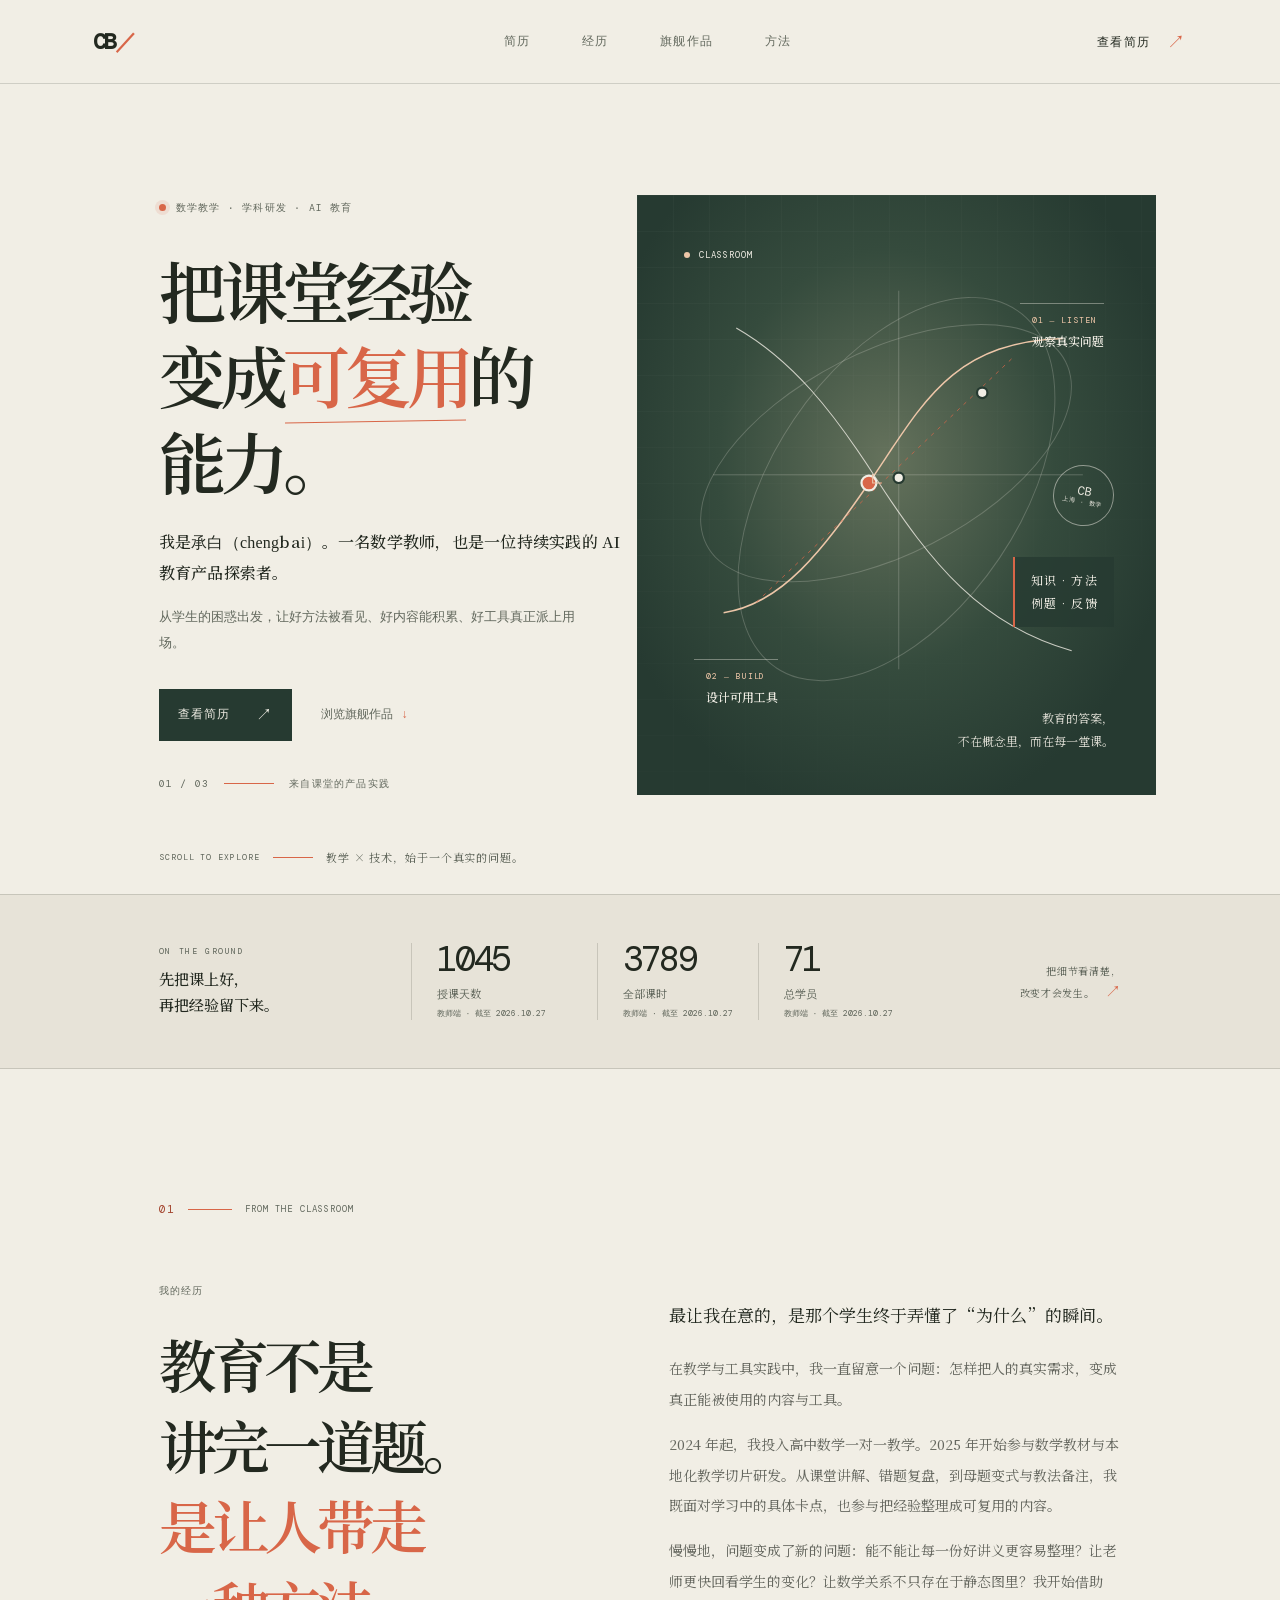
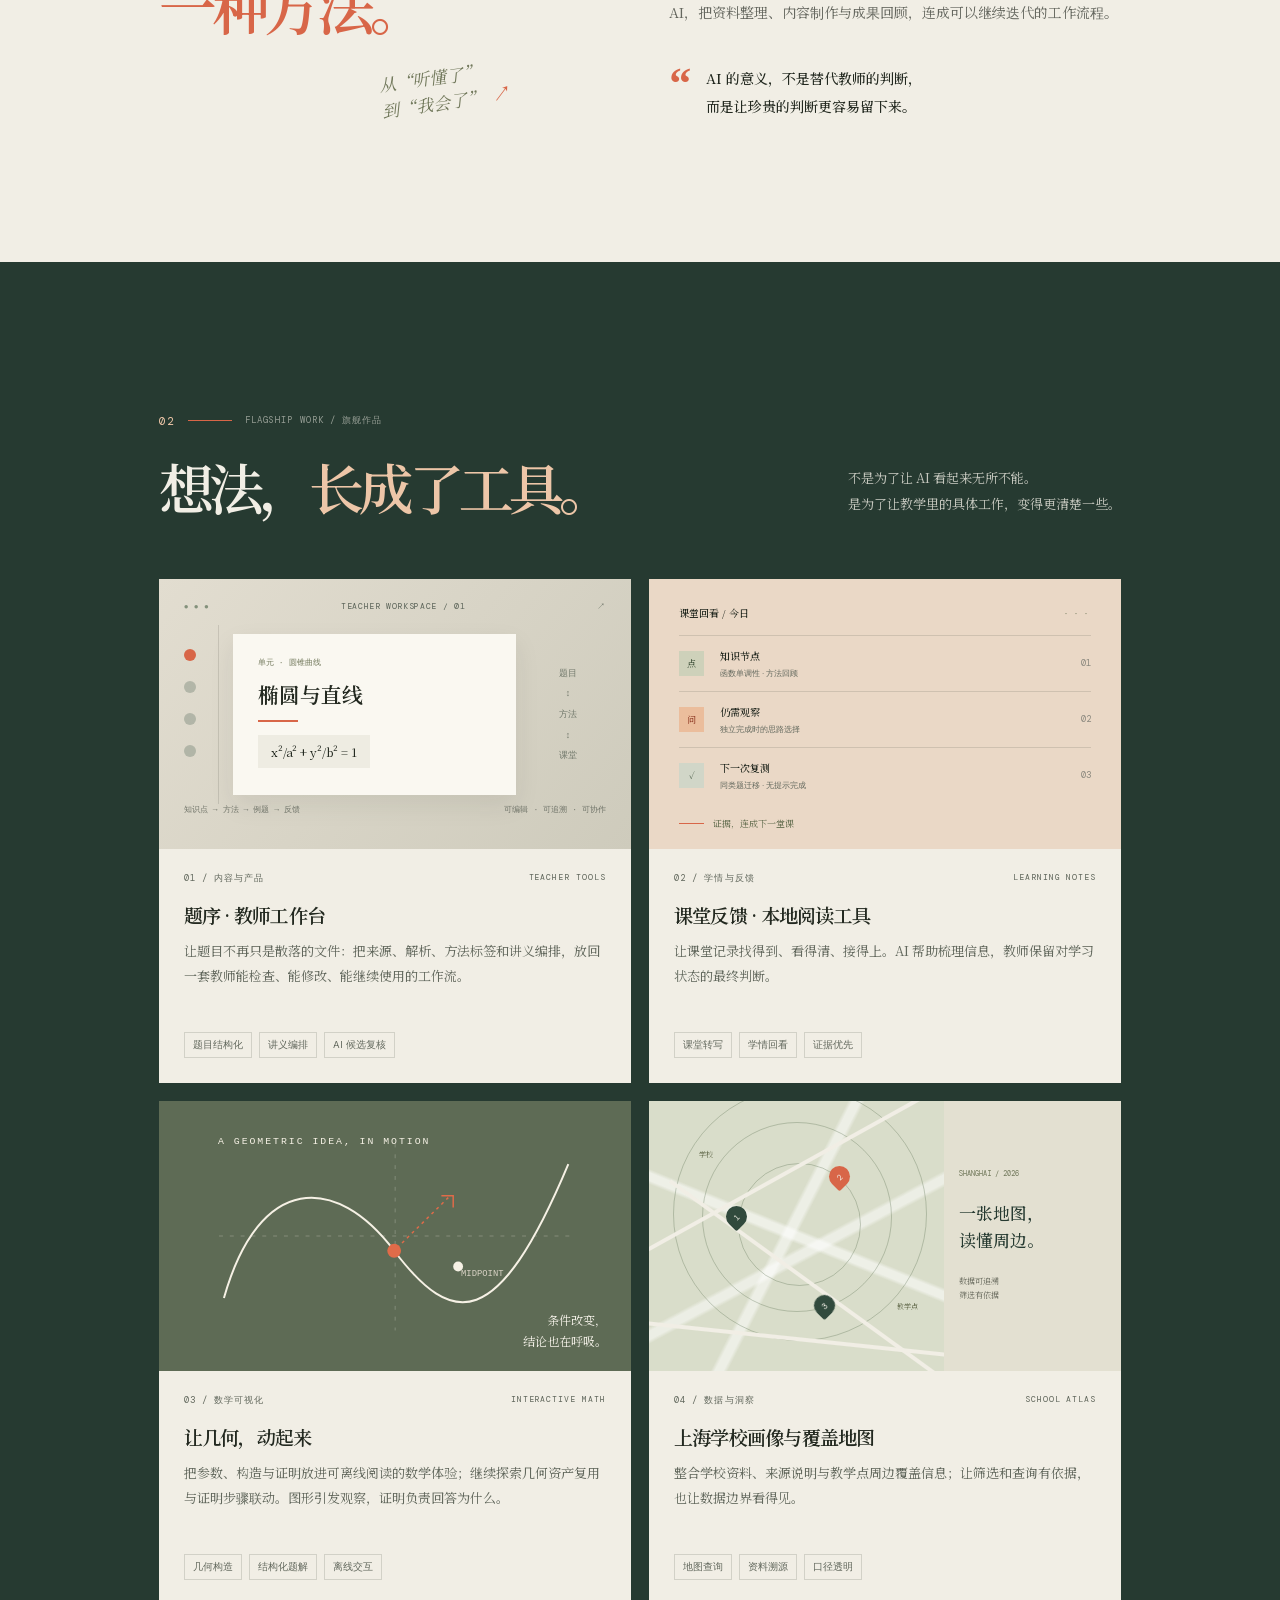
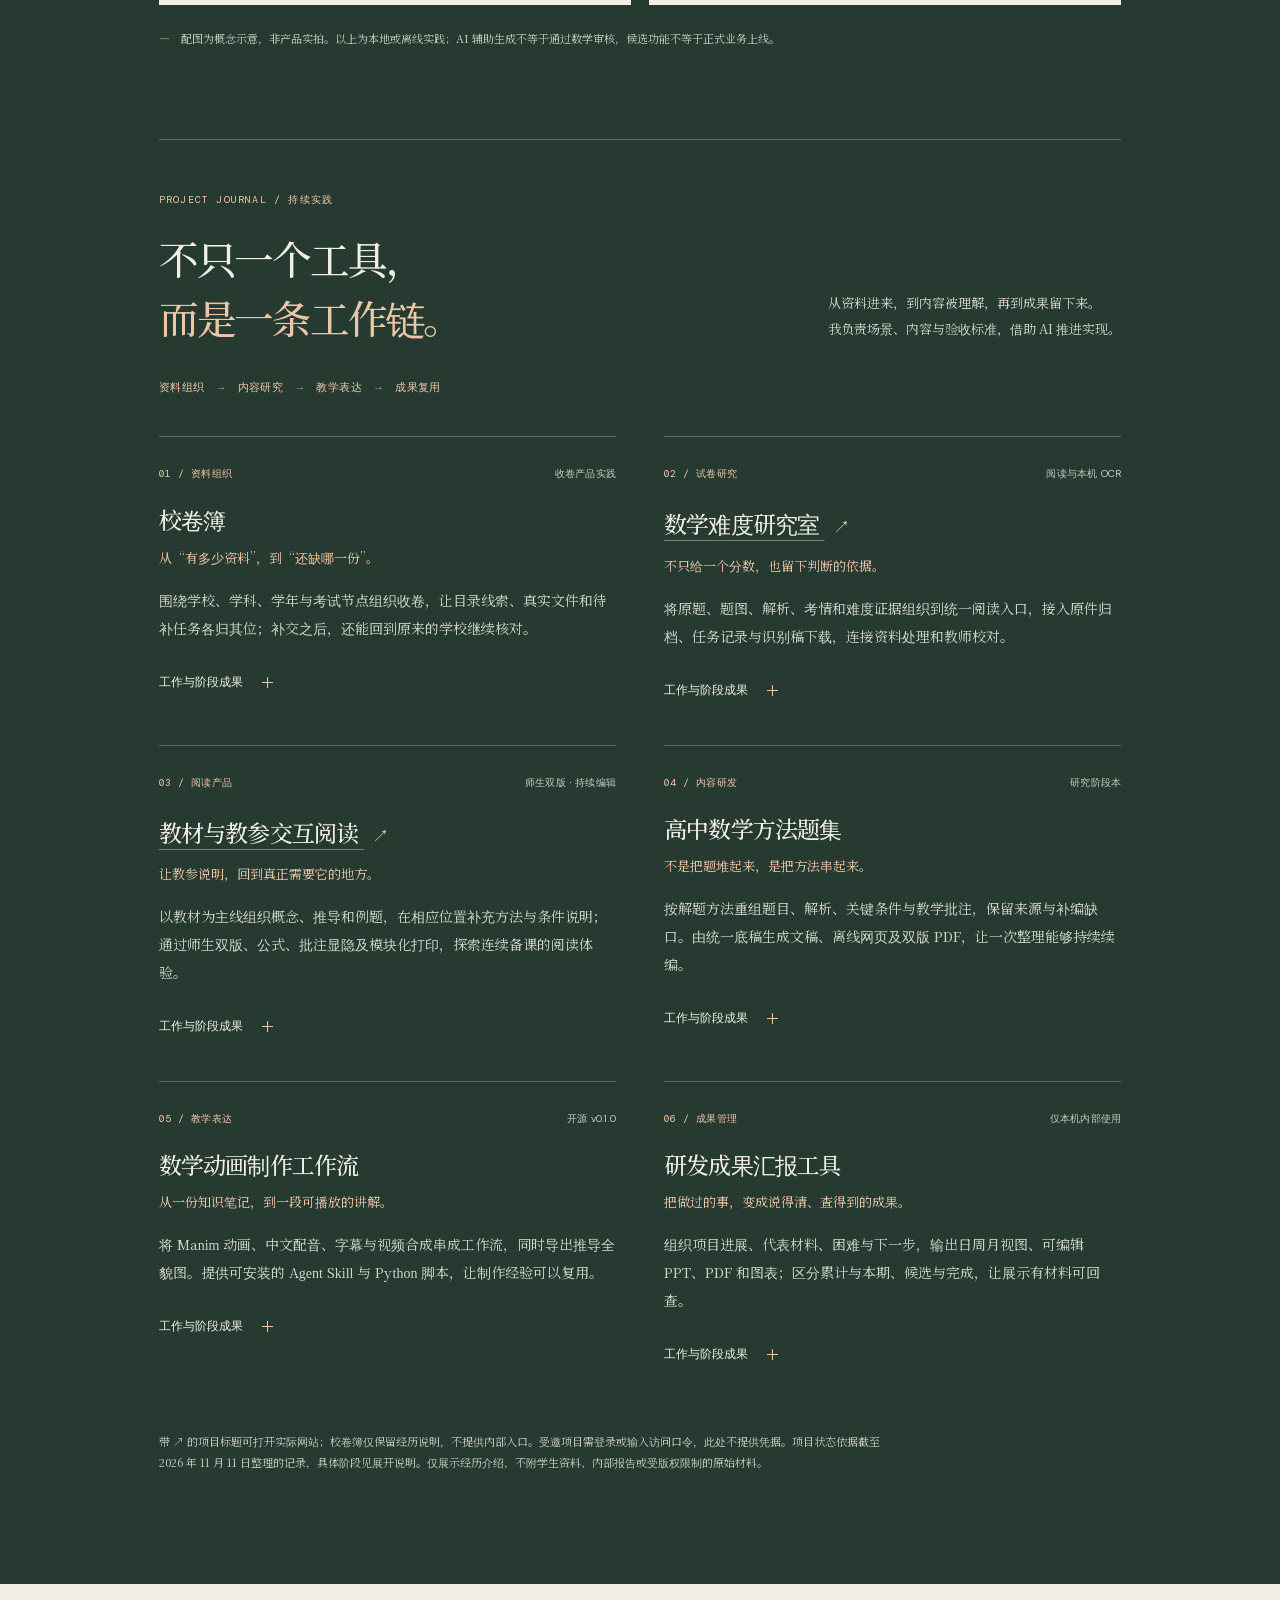
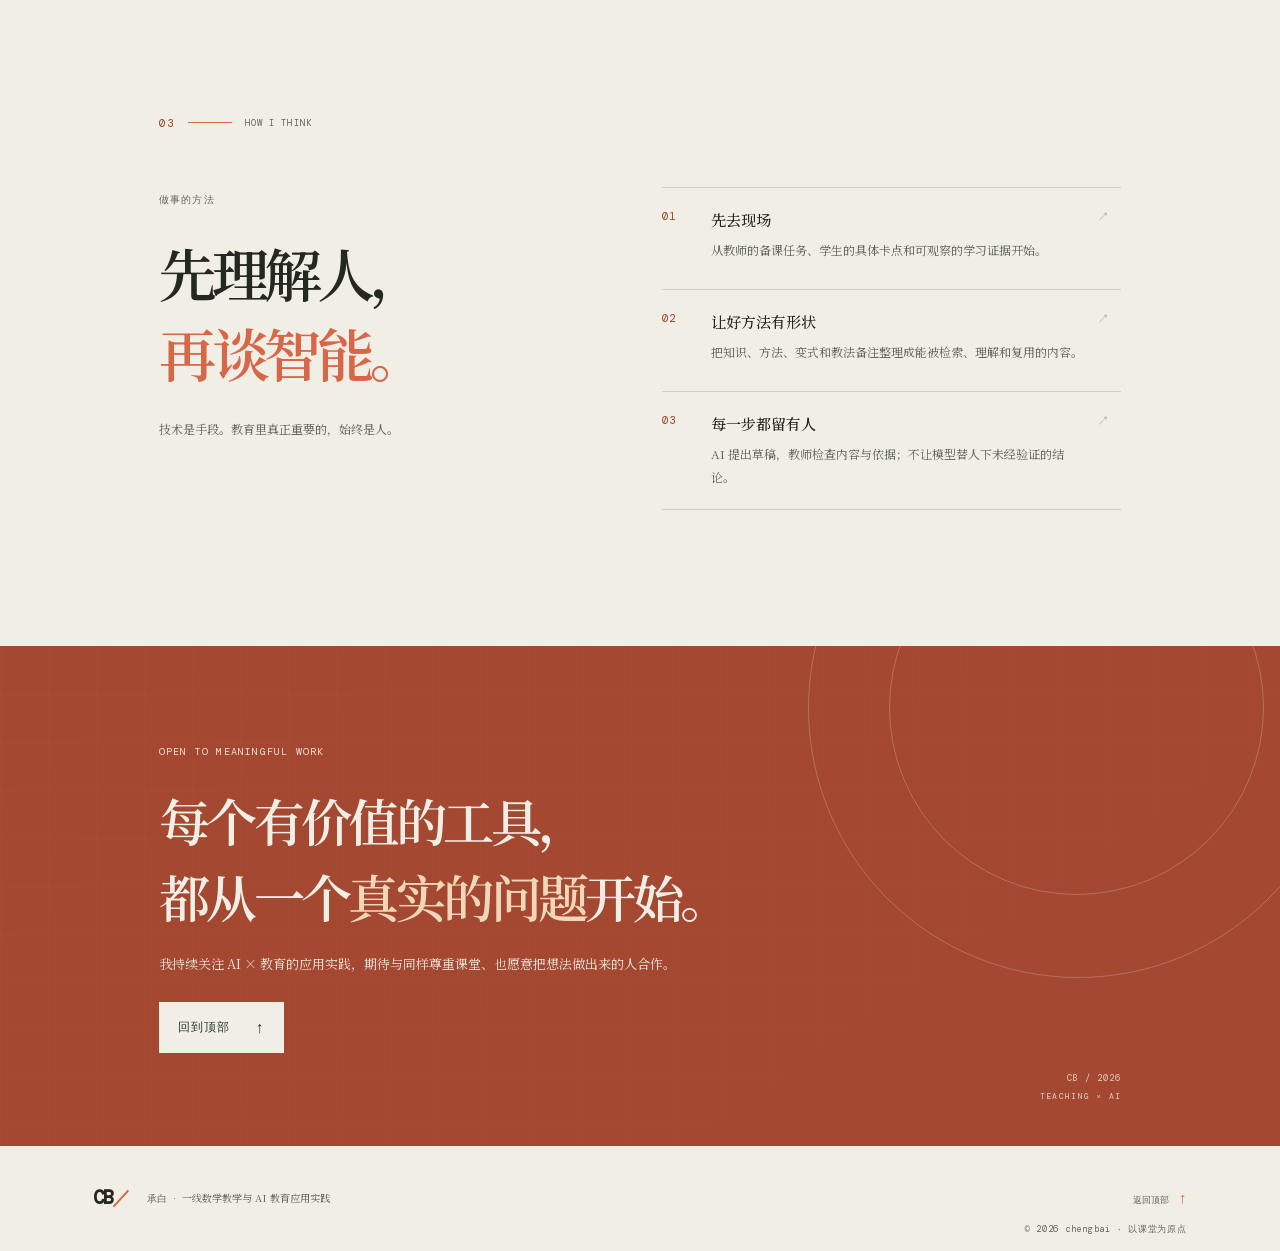
<file: index.html>
<!doctype html>
<html lang="zh-CN">
  <head>
    <meta charset="UTF-8" />
    <meta name="viewport" content="width=device-width, initial-scale=1" />
    <meta name="theme-color" content="#f1eee5" />
    <meta name="description" content="承白｜一线数学教学、学科研发与 AI 教育应用实践。让每一次好讲解，都有机会成为下一次更好的开始。" />
    <meta property="og:type" content="website" />
    <meta property="og:title" content="承白 — 教学现场 × AI 教育" />
    <meta property="og:description" content="从课堂出发，把教学经验变成可复用的内容与工具。" />
    <title>承白 — 教学现场 × AI 教育</title>
    <link rel="icon" href="favicon.svg?v=chengbai" type="image/svg+xml" />
    <link rel="preload" href="fonts/noto-serif-sc-0.woff2" as="font" type="font/woff2" crossorigin />
    <link rel="stylesheet" href="fonts/fonts.css" />
    <link rel="stylesheet" href="styles.css" />
    <script src="script.js" defer></script>
  </head>
  <body>
    <a class="skip-link" href="#main">跳到正文</a>
    <div class="page-shell">
      <header class="topbar" id="top">
        <a class="wordmark" href="#top" aria-label="承白，返回首页">CB<span>／</span></a>
        <nav aria-label="主导航">
          <a href="resume.html">简历</a>
          <a href="#story">经历</a>
          <a href="#practice">旗舰作品</a>
          <a href="#principles">方法</a>
        </nav>
        <a class="nav-cta" href="resume.html">查看简历 <span aria-hidden="true">↗</span></a>
      </header>

      <main id="main">
        <section class="hero" aria-labelledby="hero-title">
          <div class="hero-copy">
            <div class="eyebrow"><span class="live-dot"></span> 数学教学 · 学科研发 · AI 教育</div>
            <h1 id="hero-title">把课堂经验<br />变成<span class="title-accent">可复用</span>的<br />能力。</h1>
            <p class="hero-lead">我是承白（chengbai）。一名数学教师，也是一位持续实践的 AI 教育产品探索者。</p>
            <p class="hero-description">从学生的困惑出发，让好方法被看见、好内容能积累、好工具真正派上用场。</p>
            <div class="hero-actions">
              <a class="button button-dark" href="resume.html">查看简历 <span aria-hidden="true">↗</span></a>
              <a class="text-link" href="#practice">浏览旗舰作品 <span aria-hidden="true">↓</span></a>
            </div>
            <div class="hero-index"><span>01 / 03</span><span class="index-rule"></span><span>来自课堂的产品实践</span></div>
          </div>

          <div class="hero-art" aria-label="几何灵感图：课堂、方法与工具相互连接" role="img">
            <div class="art-orbit orbit-one"></div><div class="art-orbit orbit-two"></div>
            <div class="art-grid"></div>
            <svg class="art-drawing" viewBox="0 0 640 690" fill="none" aria-hidden="true">
              <path class="curve curve-a" d="M88 519C167 507 221 435 283 345C354 241 392 156 543 151" />
              <path class="curve curve-b" d="M105 137C180 180 235 249 292 338C367 454 434 536 555 570" />
              <path class="curve fine" d="M74 334H570M323 87V595" />
              <path class="curve dashed" d="M132 505 478 175" />
              <circle class="point point-a" cx="283" cy="345" r="10" />
              <circle class="point point-b" cx="323" cy="338" r="7" />
              <circle class="point point-c" cx="435" cy="224" r="7" />
              <path class="mark" d="M288 333v12h12" />
            </svg>
            <div class="art-label label-class"><span class="label-dot"></span> CLASSROOM</div>
            <div class="art-label label-method">知识 · 方法<br />例题 · 反馈</div>
            <div class="orbit-note note-top"><span>01 — LISTEN</span><b>观察真实问题</b></div>
            <div class="orbit-note note-bottom"><span>02 — BUILD</span><b>设计可用工具</b></div>
            <div class="art-caption"><span>教育的答案，</span><span>不在概念里，而在每一堂课。</span></div>
            <div class="art-stamp" aria-hidden="true">CB<br /><small>上海 · 数学</small></div>
          </div>
          <div class="hero-bottom"><span>SCROLL TO EXPLORE</span><span class="scroll-line"></span><span>教学 × 技术，始于一个真实的问题。</span></div>
        </section>

        <section class="signal-strip" aria-label="个人经历概览">
          <div class="signal-intro"><span class="eyebrow">ON THE GROUND</span><span>先把课上好，<br />再把经验留下来。</span></div>
          <div class="signal"><span class="signal-num">1045</span><span class="signal-label">授课天数<br /><small>教师端 · 截至 2026.10.27</small></span></div>
          <div class="signal"><span class="signal-num">3789</span><span class="signal-label">全部课时<br /><small>教师端 · 截至 2026.10.27</small></span></div>
          <div class="signal"><span class="signal-num">71</span><span class="signal-label">总学员<br /><small>教师端 · 截至 2026.10.27</small></span></div>
          <div class="signal-aside">把细节看清楚，<br />改变才会发生。<span>↗</span></div>
        </section>

        <section class="story section-wrap" id="story" aria-labelledby="story-title">
          <div class="section-kicker"><span>01</span><span class="kicker-line"></span><span>FROM THE CLASSROOM</span></div>
          <div class="story-grid">
            <div class="story-heading"><span class="eyebrow">我的经历</span><h2 id="story-title">教育不是<br />讲完一道题。<br /><span>是让人带走<br />一种方法。</span></h2><div class="hand-note">从“听懂了”<br />到“我会了”<i>↗</i></div></div>
            <div class="story-body">
              <p class="story-opening">最让我在意的，是那个学生终于弄懂了“为什么”的瞬间。</p>
              <p>在教学与工具实践中，我一直留意一个问题：怎样把人的真实需求，变成真正能被使用的内容与工具。</p>
              <p>2024 年起，我投入高中数学一对一教学。2025 年开始参与数学教材与本地化教学切片研发。从课堂讲解、错题复盘，到母题变式与教法备注，我既面对学习中的具体卡点，也参与把经验整理成可复用的内容。</p>
              <p>慢慢地，问题变成了新的问题：能不能让每一份好讲义更容易整理？让老师更快回看学生的变化？让数学关系不只存在于静态图里？我开始借助 AI，把资料整理、内容制作与成果回顾，连成可以继续迭代的工作流程。</p>
              <div class="story-outro"><span class="outro-mark">“</span><span>AI 的意义，不是替代教师的判断，<br />而是让珍贵的判断更容易留下来。</span></div>
            </div>
          </div>
        </section>

        <section class="practice section-wrap" id="practice" aria-labelledby="practice-title">
          <div class="practice-header">
            <div><div class="section-kicker"><span>02</span><span class="kicker-line"></span><span>FLAGSHIP WORK / 旗舰作品</span></div><h2 id="practice-title">想法，<span>长成了工具。</span></h2></div>
            <p>不是为了让 AI 看起来无所不能。<br />是为了让教学里的具体工作，变得更清楚一些。</p>
          </div>

          <div class="project-grid">
            <article class="project-card card-featured">
              <div class="project-visual visual-workbench" aria-hidden="true"><div class="workbench-top"><span class="mini-dots">● ● ●</span><span>TEACHER WORKSPACE / 01</span><span>↗</span></div><div class="workbench-content"><div class="workbench-sidebar"><i></i><i></i><i></i><i></i></div><div class="workbench-paper"><span class="mock-kicker">单元 · 圆锥曲线</span><span class="mock-title">椭圆与直线</span><span class="mock-rule"></span><div class="mock-equation">x²/a² + y²/b² = 1</div></div><div class="workbench-note">题目<br />↕<br />方法<br />↕<br />课堂</div></div><div class="workbench-footer"><span>知识点 → 方法 → 例题 → 反馈</span><span>可编辑 · 可追溯 · 可协作</span></div></div>
              <div class="project-copy"><div class="project-meta"><span>01 / 内容与产品</span><span class="project-type">TEACHER TOOLS</span></div><h3>题序 · 教师工作台</h3><p>让题目不再只是散落的文件：把来源、解析、方法标签和讲义编排，放回一套教师能检查、能修改、能继续使用的工作流。</p><div class="project-tags"><span>题目结构化</span><span>讲义编排</span><span>AI 候选复核</span></div></div>
            </article>

            <article class="project-card">
              <div class="project-visual visual-feedback" aria-hidden="true"><div class="feedback-header"><span>课堂回看 / 今日</span><span class="feedback-menu">•••</span></div><div class="feedback-row"><div class="feedback-icon icon-one">点</div><div><b>知识节点</b><span>函数单调性 · 方法回顾</span></div><time>01</time></div><div class="feedback-row"><div class="feedback-icon icon-two">问</div><div><b>仍需观察</b><span>独立完成时的思路选择</span></div><time>02</time></div><div class="feedback-row"><div class="feedback-icon icon-three">✓</div><div><b>下一次复测</b><span>同类题迁移 · 无提示完成</span></div><time>03</time></div><div class="feedback-thread"><span></span>证据，连成下一堂课</div></div>
              <div class="project-copy"><div class="project-meta"><span>02 / 学情与反馈</span><span class="project-type">LEARNING NOTES</span></div><h3>课堂反馈 · 本地阅读工具</h3><p>让课堂记录找得到、看得清、接得上。AI 帮助梳理信息，教师保留对学习状态的最终判断。</p><div class="project-tags"><span>课堂转写</span><span>学情回看</span><span>证据优先</span></div></div>
            </article>

            <article class="project-card">
              <div class="project-visual visual-geometry" aria-hidden="true"><svg viewBox="0 0 480 256" fill="none"><path d="M66 191C102 64 180 65 239 143S344 227 416 55" stroke="#f6f1e5" stroke-width="2"/><path d="M61 128h360M240 34v190" stroke="#f6f1e5" stroke-opacity=".25" stroke-dasharray="4 7"/><circle cx="239" cy="143" r="7" fill="#e06b49"/><circle cx="304" cy="159" r="5" fill="#f6f1e5"/><path d="m242 140 52-51" stroke="#e06b49" stroke-width="1.5" stroke-dasharray="3 4"/><path d="M287 87h12v12" stroke="#e06b49" stroke-width="1.5"/><text x="60" y="35" fill="#f6f1e5" font-family="monospace" font-size="10" letter-spacing="2">A GEOMETRIC IDEA, IN MOTION</text><text x="307" y="169" fill="#d8d2c4" font-family="monospace" font-size="9">MIDPOINT</text></svg><div class="geometry-caption">条件改变，<br />结论也在呼吸。</div></div>
              <div class="project-copy"><div class="project-meta"><span>03 / 数学可视化</span><span class="project-type">INTERACTIVE MATH</span></div><h3>让几何，动起来</h3><p>把参数、构造与证明放进可离线阅读的数学体验；继续探索几何资产复用与证明步骤联动。图形引发观察，证明负责回答为什么。</p><div class="project-tags"><span>几何构造</span><span>结构化题解</span><span>离线交互</span></div></div>
            </article>

            <article class="project-card">
              <div class="project-visual visual-atlas" aria-hidden="true"><div class="atlas-map"><div class="map-ring ring-a"></div><div class="map-ring ring-b"></div><div class="map-ring ring-c"></div><div class="map-road road-one"></div><div class="map-road road-two"></div><div class="map-road road-three"></div><i class="map-pin pin-a">1</i><i class="map-pin pin-b">2</i><i class="map-pin pin-c">3</i><span class="map-label map-label-a">学校</span><span class="map-label map-label-b">教学点</span></div><div class="atlas-side"><small>SHANGHAI / 2026</small><b>一张地图，<br />读懂周边。</b><span>数据可追溯<br />筛选有依据</span></div></div>
              <div class="project-copy"><div class="project-meta"><span>04 / 数据与洞察</span><span class="project-type">SCHOOL ATLAS</span></div><h3>上海学校画像与覆盖地图</h3><p>整合学校资料、来源说明与教学点周边覆盖信息；让筛选和查询有依据，也让数据边界看得见。</p><div class="project-tags"><span>地图查询</span><span>资料溯源</span><span>口径透明</span></div></div>
            </article>
          </div>
          <p class="project-footnote"><span>—</span> 配图为概念示意，非产品实拍。以上为本地或离线实践；AI 辅助生成不等于通过数学审核，候选功能不等于正式业务上线。</p>

          <section class="project-journal" id="project-experience" aria-labelledby="journal-title">
            <div class="journal-heading">
              <div><span class="eyebrow">PROJECT JOURNAL / 持续实践</span><h3 id="journal-title">不只一个工具，<br /><span>而是一条工作链。</span></h3></div>
              <p>从资料进来，到内容被理解，再到成果留下来。<br />我负责场景、内容与验收标准，借助 AI 推进实现。</p>
            </div>
            <div class="journal-path" aria-label="项目实践主线"><span>资料组织</span><i aria-hidden="true">→</i><span>内容研究</span><i aria-hidden="true">→</i><span>教学表达</span><i aria-hidden="true">→</i><span>成果复用</span></div>

            <div class="journal-grid">
              <article class="journal-entry" id="project-collect" aria-labelledby="collect-title">
                <div class="entry-meta"><span>01 / 资料组织</span><span class="entry-status">收卷产品实践</span></div>
                <h4 id="collect-title">校卷簿</h4>
                <p class="entry-subtitle">从“有多少资料”，到“还缺哪一份”。</p>
                <p class="entry-description">围绕学校、学科、学年与考试节点组织收卷，让目录线索、真实文件和待补任务各归其位；补交之后，还能回到原来的学校继续核对。</p>
                <details class="entry-details">
                  <summary>工作与阶段成果<span aria-hidden="true"></span></summary>
                  <div class="entry-detail-body"><p><b>我的工作</b>拆解查校、查缺、补来源与回查流程，推动资源分层、小样验证及项目交接。</p><p><b>阶段成果</b>基础站曾部署供小团队试用；后续两校数学收卷闭环在本机隔离验证，未上线。历史部署不代表实时服务保证。</p></div>
                </details>
              </article>

              <article class="journal-entry" id="project-difficulty" aria-labelledby="difficulty-title">
                <div class="entry-meta"><span>02 / 试卷研究</span><span class="entry-status">阅读与本机 OCR</span></div>
                <h4 id="difficulty-title"><a class="project-site-link" href="https://math-difficulty-studio.vercel.app/" target="_blank" rel="noopener noreferrer">数学难度研究室 <span aria-hidden="true">↗</span><span class="visually-hidden">（访问实际网站，在新标签页打开）</span></a></h4>
                <p class="entry-subtitle">不只给一个分数，也留下判断的依据。</p>
                <p class="entry-description">将原题、题图、解析、考情和难度证据组织到统一阅读入口，接入原件归档、任务记录与识别稿下载，连接资料处理和教师校对。</p>
                <details class="entry-details">
                  <summary>工作与阶段成果<span aria-hidden="true"></span></summary>
                  <div class="entry-detail-body"><p><b>我的工作</b>组织阅读与比较场景，推动原件、草稿、校订内容和发布副本分层，保留来源与评分依据。</p><p><b>当前边界</b>规则难度不等于真实作答统计。OCR 经逐文件同意调用远程服务，不是离线推理；自动解题、审校与评分后台尚未接通。</p></div>
                </details>
              </article>

              <article class="journal-entry" id="project-textbook" aria-labelledby="textbook-title">
                <div class="entry-meta"><span>03 / 阅读产品</span><span class="entry-status">师生双版 · 持续编辑</span></div>
                <h4 id="textbook-title"><a class="project-site-link" href="https://cheng-bai.github.io/hujiao-math-textbook/" target="_blank" rel="noopener noreferrer">教材与教参交互阅读 <span aria-hidden="true">↗</span><span class="visually-hidden">（访问实际网站，在新标签页打开）</span></a></h4>
                <p class="entry-subtitle">让教参说明，回到真正需要它的地方。</p>
                <p class="entry-description">以教材为主线组织概念、推导和例题，在相应位置补充方法与条件说明；通过师生双版、公式、批注显隐及模块化打印，探索连续备课的阅读体验。</p>
                <details class="entry-details">
                  <summary>工作与阶段成果<span aria-hidden="true"></span></summary>
                  <div class="entry-detail-body"><p><b>我的工作</b>制定内容与阅读原则，组织结构化底稿、多版输出及接手文档，推动显示、打印和离线资源检查。</p><p><b>阶段成果</b>截至 2026 年 10 月 22 日产品记录，覆盖五册、101 个节及章末节点。内容融合与全量数学、教学审定尚未完成；此处不提供教材原文下载。</p></div>
                </details>
              </article>

              <article class="journal-entry" id="project-methods" aria-labelledby="methods-title">
                <div class="entry-meta"><span>04 / 内容研发</span><span class="entry-status">研究阶段本</span></div>
                <h4 id="methods-title">高中数学方法题集</h4>
                <p class="entry-subtitle">不是把题堆起来，是把方法串起来。</p>
                <p class="entry-description">按解题方法重组题目、解析、关键条件与教学批注，保留来源与补编缺口。由统一底稿生成文稿、离线网页及双版 PDF，让一次整理能够持续续编。</p>
                <details class="entry-details">
                  <summary>工作与阶段成果<span aria-hidden="true"></span></summary>
                  <div class="entry-detail-body"><p><b>我的工作</b>组织方法脉络与完整题目，制定来源追溯、师生分离及多格式对账要求。</p><p><b>阶段成果</b>截至 2026 年 10 月 22 日制作记录，形成 45 章、583 个题块，教师版 559 页、学生版 202 页。它是阶段本，不是全考点覆盖的出版终稿，也不代表全部题目重新盲审。</p></div>
                </details>
              </article>

              <article class="journal-entry" id="project-video" aria-labelledby="video-title">
                <div class="entry-meta"><span>05 / 教学表达</span><span class="entry-status">开源 v0.1.0</span></div>
                <h4 id="video-title">数学动画制作工作流</h4>
                <p class="entry-subtitle">从一份知识笔记，到一段可播放的讲解。</p>
                <p class="entry-description">将 Manim 动画、中文配音、字幕与视频合成串成工作流，同时导出推导全貌图。提供可安装的 Agent Skill 与 Python 脚本，让制作经验可以复用。</p>
                <details class="entry-details">
                  <summary>工作与阶段成果<span aria-hidden="true"></span></summary>
                  <div class="entry-detail-body"><p><b>我的工作</b>组织知识笔记、分段讲稿与场景对应，借助 AI 推进制作脚本、原创示例和开源说明。</p><p><b>阶段成果</b>已发布 v0.1.0，原创投影示例在 macOS 完成有声与静音制作、字幕、完整解码及全貌图检查。新主题仍需设计与复核，不是任意题自动成片的平台。</p><a class="entry-link" href="https://github.com/cheng-bai/math-explainer-video" target="_blank" rel="noopener noreferrer">查看开源项目 <span aria-hidden="true">↗</span><span class="visually-hidden">（在新标签页打开）</span></a></div>
                </details>
              </article>

              <article class="journal-entry" id="project-reports" aria-labelledby="reports-title">
                <div class="entry-meta"><span>06 / 成果管理</span><span class="entry-status">仅本机内部使用</span></div>
                <h4 id="reports-title">研发成果汇报工具</h4>
                <p class="entry-subtitle">把做过的事，变成说得清、查得到的成果。</p>
                <p class="entry-description">组织项目进展、代表材料、困难与下一步，输出日周月视图、可编辑 PPT、PDF 和图表；区分累计与本期、候选与完成，让展示有材料可回查。</p>
                <details class="entry-details">
                  <summary>工作与阶段成果<span aria-hidden="true"></span></summary>
                  <div class="entry-detail-body"><p><b>我的工作</b>确定汇报结构、时间窗口与统计单位，组织多格式交付及本机材料入口。</p><p><b>阶段成果</b>已形成一期 8 页可编辑 PPT、8 页预览 PDF 与配套推进时间线图表；逐页核对源数据，上一页、下一页、PageUp、左箭头与 Escape 检查通过。桌面 1702px 与 390px 窄屏页面无横向溢出。PowerPoint 原生播放与真实手机触控尚未验证；仅本机内部使用，不公开内部报告。</p></div>
                </details>
              </article>
            </div>
            <p class="journal-note">带 ↗ 的项目标题可打开实际网站；校卷簿仅保留经历说明，不提供内部入口。受邀项目需登录或输入访问口令，此处不提供凭据。项目状态依据截至 2026 年 11 月 11 日整理的记录，具体阶段见展开说明。仅展示经历介绍，不附学生资料、内部报告或受版权限制的原始材料。</p>
          </section>
        </section>

        <section class="principles section-wrap" id="principles" aria-labelledby="principles-title">
          <div class="section-kicker"><span>03</span><span class="kicker-line"></span><span>HOW I THINK</span></div>
          <div class="principles-grid"><div class="principles-title"><span class="eyebrow">做事的方法</span><h2 id="principles-title">先理解人，<br /><span>再谈智能。</span></h2><p>技术是手段。教育里真正重要的，始终是人。</p></div><div class="principle-list"><article class="principle-item"><span>01</span><div><h3>先去现场</h3><p>从教师的备课任务、学生的具体卡点和可观察的学习证据开始。</p></div><b>↗</b></article><article class="principle-item"><span>02</span><div><h3>让好方法有形状</h3><p>把知识、方法、变式和教法备注整理成能被检索、理解和复用的内容。</p></div><b>↗</b></article><article class="principle-item"><span>03</span><div><h3>每一步都留有人</h3><p>AI 提出草稿，教师检查内容与依据；不让模型替人下未经验证的结论。</p></div><b>↗</b></article></div></div>
        </section>

        <section class="closing" aria-labelledby="closing-title"><div class="closing-grid" aria-hidden="true"></div><div class="closing-content"><span class="eyebrow">OPEN TO MEANINGFUL WORK</span><h2 id="closing-title">每个有价值的工具，<br />都从一个<span>真实的问题</span>开始。</h2><p>我持续关注 AI × 教育的应用实践，期待与同样尊重课堂、也愿意把想法做出来的人合作。</p><a href="#top" class="button button-light">回到顶部 <span aria-hidden="true">↑</span></a></div><div class="closing-index">CB / 2026<br /><span>TEACHING × AI</span></div></section>
      </main>

      <footer class="footer"><a class="footer-mark" href="#top">CB<span>／</span></a><p>承白<span> · </span>一线数学教学与 AI 教育应用实践</p><a class="back-top" href="#top">返回顶部 <span aria-hidden="true">↑</span></a><small>© <span id="year">2026</span> chengbai · 以课堂为原点</small></footer>
    </div>
  </body>
</html>
</file>
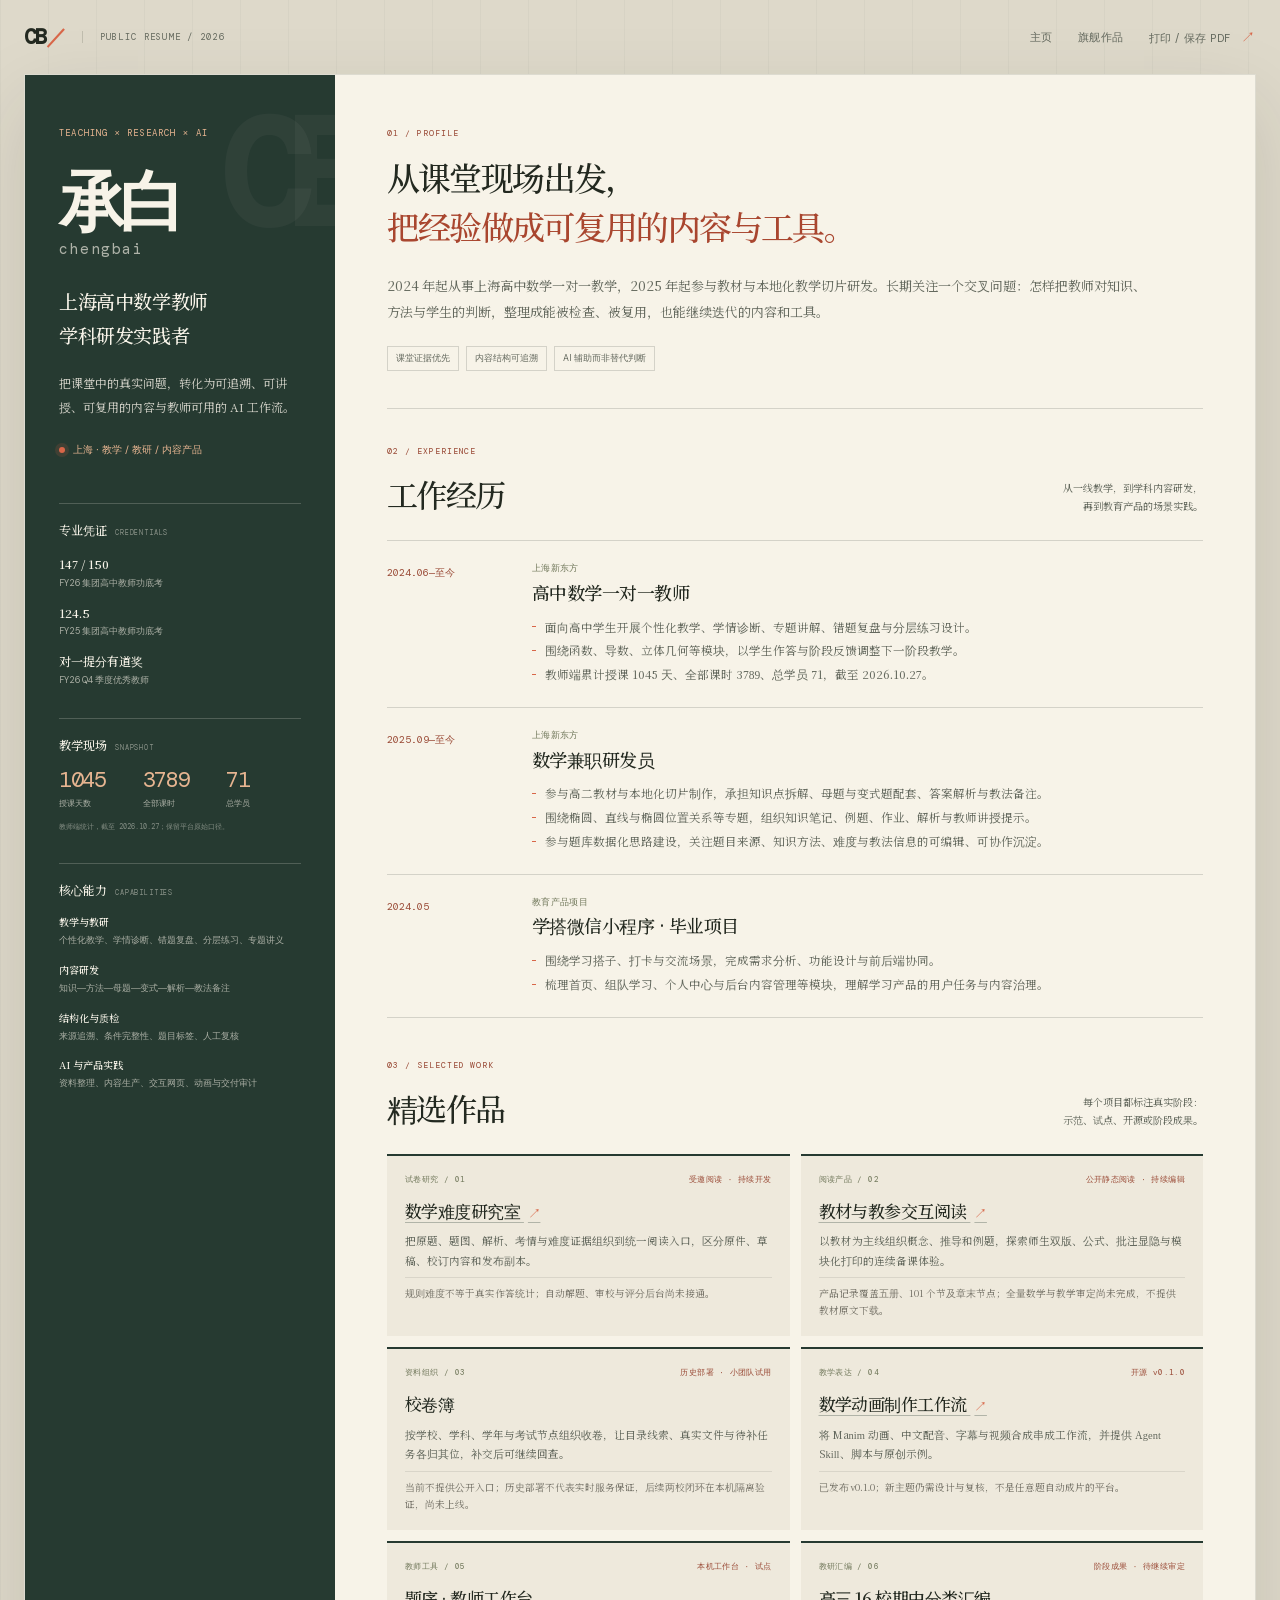
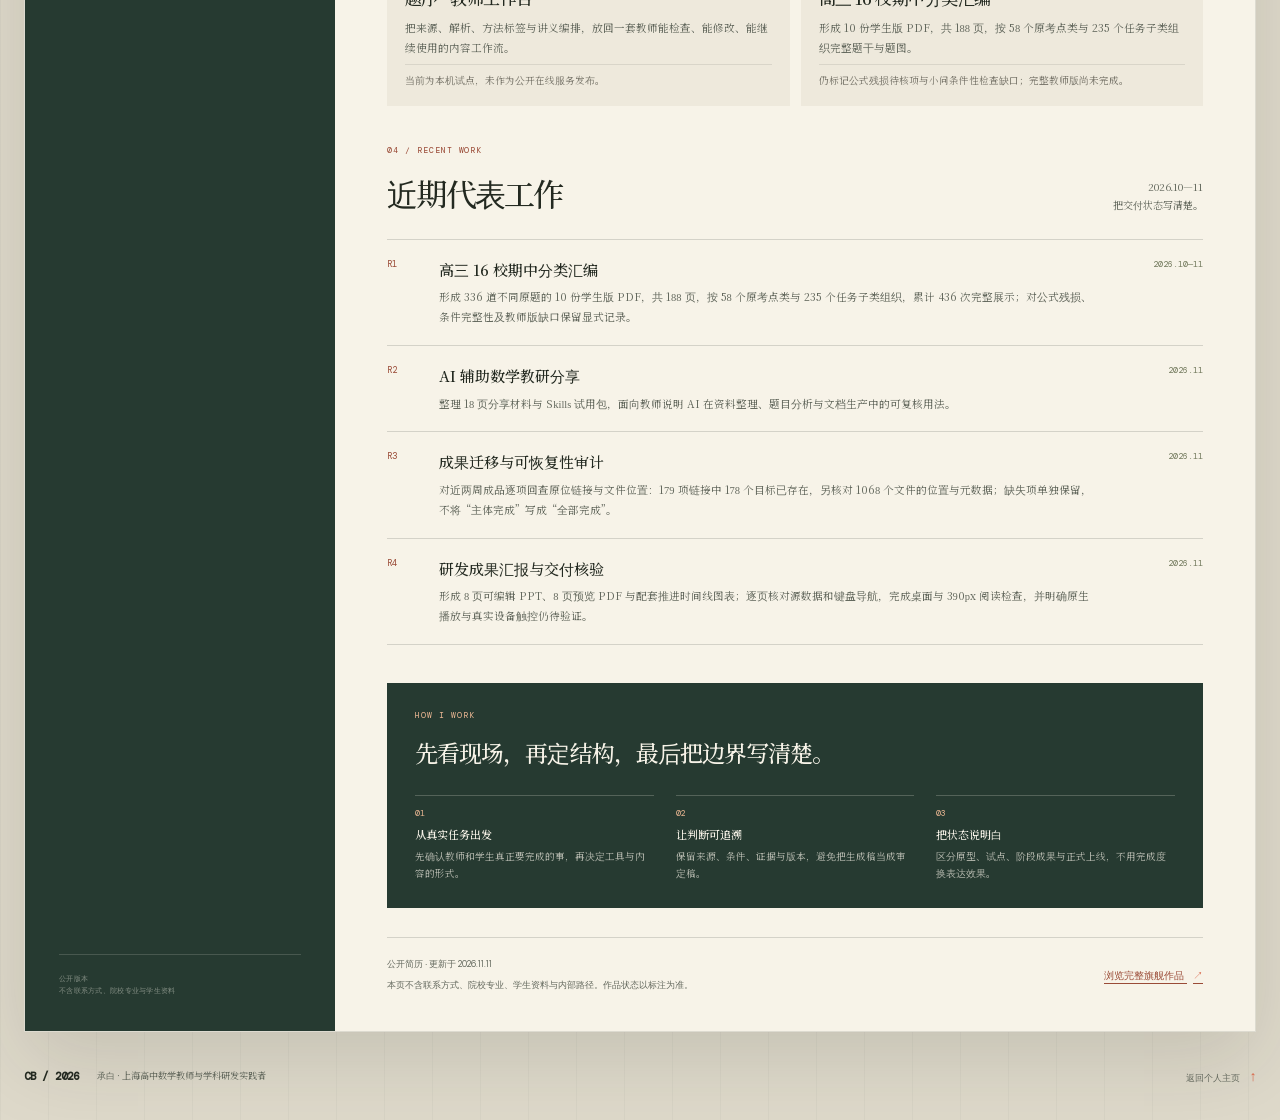
<file: resume.html>
<!doctype html>
<html lang="zh-CN">
  <head>
    <meta charset="UTF-8" />
    <meta name="viewport" content="width=device-width, initial-scale=1" />
    <meta name="theme-color" content="#263a31" />
    <meta name="description" content="承白｜上海高中数学教师与学科研发实践者。公开简历：教学经历、内容研发、代表性项目与近期工作。" />
    <meta property="og:type" content="profile" />
    <meta property="og:title" content="承白 — 公开简历" />
    <meta property="og:description" content="从课堂现场出发，把教学经验变成可复用的内容与工具。" />
    <title>承白 — 公开简历｜高中数学教师与学科研发</title>
    <link rel="icon" href="favicon.svg?v=chengbai" type="image/svg+xml" />
    <link rel="preload" href="fonts/noto-serif-sc-0.woff2" as="font" type="font/woff2" crossorigin />
    <link rel="stylesheet" href="fonts/fonts.css" />
    <link rel="stylesheet" href="resume.css" />
  </head>
  <body>
    <a class="skip-link" href="#resume-main">跳到简历正文</a>

    <header class="resume-nav">
      <a class="wordmark" href="index.html" aria-label="承白，返回个人主页">CB<span>／</span></a>
      <span class="nav-caption">PUBLIC RESUME / 2026</span>
      <nav aria-label="简历页导航">
        <a href="index.html">主页</a>
        <a href="index.html#practice">旗舰作品</a>
        <button class="print-action" type="button" onclick="window.print()">打印 / 保存 PDF <span aria-hidden="true">↗</span></button>
      </nav>
    </header>

    <main class="resume-sheet" id="resume">
      <aside class="resume-aside" aria-label="个人概览与专业信息">
        <div class="identity-block">
          <p class="meta-line">TEACHING × RESEARCH × AI</p>
          <h1>承白</h1>
          <p class="latin-name">chengbai</p>
          <p class="role">上海高中数学教师<br />学科研发实践者</p>
          <p class="positioning">把课堂中的真实问题，转化为可追溯、可讲授、可复用的内容与教师可用的 AI 工作流。</p>
          <p class="base-line"><span aria-hidden="true"></span>上海 · 教学 / 教研 / 内容产品</p>
        </div>

        <div class="aside-sections">
          <section class="aside-section" aria-labelledby="credentials-title">
            <h2 id="credentials-title">专业凭证 <span>CREDENTIALS</span></h2>
            <ul class="credential-list">
              <li><b>147 / 150</b><span>FY26 集团高中教师功底考</span></li>
              <li><b>124.5</b><span>FY25 集团高中教师功底考</span></li>
              <li><b>对一提分有道奖</b><span>FY26 Q4 季度优秀教师</span></li>
            </ul>
          </section>

          <section class="aside-section" aria-labelledby="teaching-title">
            <h2 id="teaching-title">教学现场 <span>SNAPSHOT</span></h2>
            <div class="stat-grid">
              <div><b>1045</b><span>授课天数</span></div>
              <div><b>3789</b><span>全部课时</span></div>
              <div><b>71</b><span>总学员</span></div>
            </div>
            <p class="stat-source">教师端统计，截至 2026.10.27；保留平台原始口径。</p>
          </section>

          <section class="aside-section" aria-labelledby="capabilities-title">
            <h2 id="capabilities-title">核心能力 <span>CAPABILITIES</span></h2>
            <dl class="capability-list">
              <div><dt>教学与教研</dt><dd>个性化教学、学情诊断、错题复盘、分层练习、专题讲义</dd></div>
              <div><dt>内容研发</dt><dd>知识—方法—母题—变式—解析—教法备注</dd></div>
              <div><dt>结构化与质检</dt><dd>来源追溯、条件完整性、题目标签、人工复核</dd></div>
              <div><dt>AI 与产品实践</dt><dd>资料整理、内容生产、交互网页、动画与交付审计</dd></div>
            </dl>
          </section>
        </div>

        <p class="privacy-note">公开版本<br />不含联系方式、院校专业与学生资料</p>
      </aside>

      <article class="resume-main" id="resume-main">
        <section class="profile-block" id="profile" aria-labelledby="profile-title">
          <div class="section-heading">
            <p class="section-code">01 / PROFILE</p>
            <h2 id="profile-title">从课堂现场出发，<br /><em>把经验做成可复用的内容与工具。</em></h2>
          </div>
          <p class="profile-copy">2024 年起从事上海高中数学一对一教学，2025 年起参与教材与本地化教学切片研发。长期关注一个交叉问题：怎样把教师对知识、方法与学生的判断，整理成能被检查、被复用，也能继续迭代的内容和工具。</p>
          <div class="profile-values" aria-label="工作重点">
            <span>课堂证据优先</span>
            <span>内容结构可追溯</span>
            <span>AI 辅助而非替代判断</span>
          </div>
        </section>

        <section class="resume-section" id="experience" aria-labelledby="experience-title">
          <div class="section-heading inline-heading">
            <div><p class="section-code">02 / EXPERIENCE</p><h2 id="experience-title">工作经历</h2></div>
            <p>从一线教学，到学科内容研发，<br />再到教育产品的场景实践。</p>
          </div>

          <div class="timeline">
            <article class="timeline-item">
              <time datetime="2024-06">2024.06—至今</time>
              <div class="timeline-copy">
                <p class="organization">上海新东方</p>
                <h3>高中数学一对一教师</h3>
                <ul>
                  <li>面向高中学生开展个性化教学、学情诊断、专题讲解、错题复盘与分层练习设计。</li>
                  <li>围绕函数、导数、立体几何等模块，以学生作答与阶段反馈调整下一阶段教学。</li>
                  <li>教师端累计授课 1045 天、全部课时 3789、总学员 71，截至 2026.10.27。</li>
                </ul>
              </div>
            </article>

            <article class="timeline-item">
              <time datetime="2025-09">2025.09—至今</time>
              <div class="timeline-copy">
                <p class="organization">上海新东方</p>
                <h3>数学兼职研发员</h3>
                <ul>
                  <li>参与高二教材与本地化切片制作，承担知识点拆解、母题与变式题配套、答案解析与教法备注。</li>
                  <li>围绕椭圆、直线与椭圆位置关系等专题，组织知识笔记、例题、作业、解析与教师讲授提示。</li>
                  <li>参与题库数据化思路建设，关注题目来源、知识方法、难度与教法信息的可编辑、可协作沉淀。</li>
                </ul>
              </div>
            </article>

            <article class="timeline-item">
              <time datetime="2024-05">2024.05</time>
              <div class="timeline-copy">
                <p class="organization">教育产品项目</p>
                <h3>学搭微信小程序 · 毕业项目</h3>
                <ul>
                  <li>围绕学习搭子、打卡与交流场景，完成需求分析、功能设计与前后端协同。</li>
                  <li>梳理首页、组队学习、个人中心与后台内容管理等模块，理解学习产品的用户任务与内容治理。</li>
                </ul>
              </div>
            </article>
          </div>
        </section>

        <section class="resume-section selected-work" id="selected-work" aria-labelledby="work-title">
          <div class="section-heading inline-heading">
            <div><p class="section-code">03 / SELECTED WORK</p><h2 id="work-title">精选作品</h2></div>
            <p>每个项目都标注真实阶段：<br />示范、试点、开源或阶段成果。</p>
          </div>

          <div class="work-grid">
            <article class="work-card">
              <div class="work-meta"><span>试卷研究 / 01</span><span class="status">受邀阅读 · 持续开发</span></div>
              <h3><a href="https://math-difficulty-studio.vercel.app/" target="_blank" rel="noopener noreferrer">数学难度研究室 <span aria-hidden="true">↗</span><span class="visually-hidden">（在新标签页打开）</span></a></h3>
              <p>把原题、题图、解析、考情与难度证据组织到统一阅读入口，区分原件、草稿、校订内容和发布副本。</p>
              <p class="work-boundary">规则难度不等于真实作答统计；自动解题、审校与评分后台尚未接通。</p>
            </article>

            <article class="work-card">
              <div class="work-meta"><span>阅读产品 / 02</span><span class="status">公开静态阅读 · 持续编辑</span></div>
              <h3><a href="https://cheng-bai.github.io/hujiao-math-textbook/" target="_blank" rel="noopener noreferrer">教材与教参交互阅读 <span aria-hidden="true">↗</span><span class="visually-hidden">（在新标签页打开）</span></a></h3>
              <p>以教材为主线组织概念、推导和例题，探索师生双版、公式、批注显隐与模块化打印的连续备课体验。</p>
              <p class="work-boundary">产品记录覆盖五册、101 个节及章末节点；全量数学与教学审定尚未完成，不提供教材原文下载。</p>
            </article>

            <article class="work-card">
              <div class="work-meta"><span>资料组织 / 03</span><span class="status">历史部署 · 小团队试用</span></div>
              <h3>校卷簿</h3>
              <p>按学校、学科、学年与考试节点组织收卷，让目录线索、真实文件与待补任务各归其位，补交后可继续回查。</p>
              <p class="work-boundary">当前不提供公开入口；历史部署不代表实时服务保证，后续两校闭环在本机隔离验证，尚未上线。</p>
            </article>

            <article class="work-card">
              <div class="work-meta"><span>教学表达 / 04</span><span class="status">开源 v0.1.0</span></div>
              <h3><a href="https://github.com/cheng-bai/math-explainer-video" target="_blank" rel="noopener noreferrer">数学动画制作工作流 <span aria-hidden="true">↗</span><span class="visually-hidden">（在新标签页打开）</span></a></h3>
              <p>将 Manim 动画、中文配音、字幕与视频合成串成工作流，并提供 Agent Skill、脚本与原创示例。</p>
              <p class="work-boundary">已发布 v0.1.0；新主题仍需设计与复核，不是任意题自动成片的平台。</p>
            </article>

            <article class="work-card">
              <div class="work-meta"><span>教师工具 / 05</span><span class="status">本机工作台 · 试点</span></div>
              <h3>题序 · 教师工作台</h3>
              <p>把来源、解析、方法标签与讲义编排，放回一套教师能检查、能修改、能继续使用的内容工作流。</p>
              <p class="work-boundary">当前为本机试点，未作为公开在线服务发布。</p>
            </article>

            <article class="work-card">
              <div class="work-meta"><span>教研汇编 / 06</span><span class="status">阶段成果 · 待继续审定</span></div>
              <h3>高三 16 校期中分类汇编</h3>
              <p>形成 10 份学生版 PDF，共 188 页，按 58 个原考点类与 235 个任务子类组织完整题干与题图。</p>
              <p class="work-boundary">仍标记公式残损待核项与小问条件性检查缺口；完整教师版尚未完成。</p>
            </article>
          </div>
        </section>

        <section class="resume-section recent-work" id="recent-work" aria-labelledby="recent-title">
          <div class="section-heading inline-heading">
            <div><p class="section-code">04 / RECENT WORK</p><h2 id="recent-title">近期代表工作</h2></div>
            <p>2026.10—11<br />把交付状态写清楚。</p>
          </div>

          <div class="recent-list">
            <article class="recent-item">
              <span class="recent-index">R1</span>
              <div><h3>高三 16 校期中分类汇编</h3><p>形成 336 道不同原题的 10 份学生版 PDF，共 188 页，按 58 个原考点类与 235 个任务子类组织，累计 436 次完整展示；对公式残损、条件完整性及教师版缺口保留显式记录。</p></div>
              <time datetime="2026-11">2026.10—11</time>
            </article>
            <article class="recent-item">
              <span class="recent-index">R2</span>
              <div><h3>AI 辅助数学教研分享</h3><p>整理 18 页分享材料与 Skills 试用包，面向教师说明 AI 在资料整理、题目分析与文档生产中的可复核用法。</p></div>
              <time datetime="2026-11">2026.11</time>
            </article>
            <article class="recent-item">
              <span class="recent-index">R3</span>
              <div><h3>成果迁移与可恢复性审计</h3><p>对近两周成品逐项回查原位链接与文件位置：179 项链接中 178 个目标已存在，另核对 1068 个文件的位置与元数据；缺失项单独保留，不将“主体完成”写成“全部完成”。</p></div>
              <time datetime="2026-11">2026.11</time>
            </article>
            <article class="recent-item">
              <span class="recent-index">R4</span>
              <div><h3>研发成果汇报与交付核验</h3><p>形成 8 页可编辑 PPT、8 页预览 PDF 与配套推进时间线图表；逐页核对源数据和键盘导航，完成桌面与 390px 阅读检查，并明确原生播放与真实设备触控仍待验证。</p></div>
              <time datetime="2026-11">2026.11</time>
            </article>
          </div>
        </section>

        <section class="method-block" aria-labelledby="method-title">
          <p class="section-code">HOW I WORK</p>
          <h2 id="method-title">先看现场，再定结构，最后把边界写清楚。</h2>
          <div class="method-grid">
            <div><span>01</span><b>从真实任务出发</b><p>先确认教师和学生真正要完成的事，再决定工具与内容的形式。</p></div>
            <div><span>02</span><b>让判断可追溯</b><p>保留来源、条件、证据与版本，避免把生成稿当成审定稿。</p></div>
            <div><span>03</span><b>把状态说明白</b><p>区分原型、试点、阶段成果与正式上线，不用完成度换表达效果。</p></div>
          </div>
        </section>

        <footer class="resume-end">
          <p>公开简历 · 更新于 2026.11.11</p>
          <p>本页不含联系方式、院校专业、学生资料与内部路径。作品状态以标注为准。</p>
          <a href="index.html#practice">浏览完整旗舰作品 <span aria-hidden="true">↗</span></a>
        </footer>
      </article>
    </main>

    <footer class="page-footer">
      <span>CB / 2026</span>
      <p>承白 · 上海高中数学教师与学科研发实践者</p>
      <a href="index.html">返回个人主页 <span aria-hidden="true">↑</span></a>
    </footer>
  </body>
</html>
</file>
<file: fonts/fonts.css>
@font-face {
  font-family: 'Noto Serif SC';
  font-style: normal;
  font-weight: 400 900;
  font-display: swap;
  src: url(noto-serif-sc-0.woff2) format('woff2');
  unicode-range: U+a, U+20, U+2b-2c, U+2f-36, U+3d, U+41-50, U+52-58, U+61-62, U+78-79, U+a9, U+b2, U+b7, U+d7, U+2014, U+201c-201d, U+2022, U+2191-2193, U+2195, U+2197-2198, U+25cf, U+2713, U+3001-3002, U+4e00, U+4e0a-4e0b, U+4e0d-4e0e, U+4e13, U+4e1a, U+4e2a, U+4e2d, U+4e3a, U+4e48-4e49, U+4e5f-4e60, U+4e86, U+4e8b-4e8c, U+4e8e, U+4e92, U+4e9b, U+4ea4, U+4ea7, U+4eba, U+4ec0, U+4eca, U+4ecd-4ece, U+4ee3, U+4ee5, U+4ef6-4ef7, U+4efb, U+4efd, U+4f18, U+4f1a, U+4f4d, U+4f53, U+4f55, U+4f5c, U+4f7f, U+4f8b, U+4f9d, U+4fdd, U+4fe1, U+4fee, U+5019, U+503c, U+505a, U+50cf, U+5143, U+5148, U+5165, U+5173, U+5177, U+5185, U+518d, U+5199, U+51e0, U+51fa, U+51fd, U+5207, U+5224, U+5230, U+529b, U+529f, U+52a1, U+52a8-52a9, U+5316, U+534f, U+5355, U+5361, U+5386, U+539f, U+53bb, U+53c2, U+53cd, U+53d1, U+53d8, U+53e3, U+53ea, U+53ef-53f0, U+5408, U+540c-540d, U+542c, U+5438, U+5468, U+547c, U+548c, U+54c1, U+5510, U+5546, U+56de, U+56f0, U+56fe, U+5706, U+5728, U+5730, U+573a, U+5747, U+578b, U+5802, U+5907, U+590d, U+5927, U+5957, U+597d, U+59cb, U+5b50, U+5b58, U+5b66, U+5b8c, U+5b8f, U+5b9e, U+5ba1, U+5bb9, U+5bdf, U+5bf9, U+5c0a, U+5c0f, U+5de5, U+5e08, U+5e26, U+5e2e, U+5e74, U+5e8f, U+5e94, U+5f00, U+5f04, U+5f0f, U+5f15, U+5f20, U+5f55, U+5f62, U+5f84-5f85, U+5f97, U+5feb, U+5ff5, U+6001, U+600e, U+601d, U+6027, U+606f, U+60c5, U+60d1, U+60f3, U+610f, U+613f, U+6162, U+61c2, U+6210-6211, U+6216, U+622a, U+6240, U+624b, U+624d, U+627e, U+6280, U+628a, U+6295, U+62cd, U+62e9, U+6301, U+636e, U+6392, U+63a2, U+63a5, U+63d0, U+6539, U+653e, U+6559, U+6563, U+6570, U+6574, U+6587, U+6599, U+65ad, U+65b0, U+65b9, U+65e0, U+65e2, U+65e5, U+65f6, U+660e, U+6613, U+662f, U+667a, U+66f2, U+66f4, U+66ff-6700, U+6708-6709, U+671f, U+672a, U+672c, U+672f, U+6750, U+6761, U+6765, U+6770, U+6784, U+6790, U+67e5, U+6807, U+6821, U+6837-6838, U+6848, U+68b3, U+68c0, U+692d, U+695a, U+6982, U+6a21, U+6b21, U+6b63, U+6b65, U+6bb5, U+6bcd, U+6bcf, U+6bd5, U+6c42, U+6cd5, U+6ce8, U+6d1e, U+6d3e, U+6d41, U+6d4b, U+6d77, U+6e05, U+6e90, U+6eaf, U+70b9, U+7247, U+72b6, U+72ec, U+73b0, U+73cd, U+7406, U+751f, U+7528, U+7535, U+753b, U+754c, U+7559, U+7684, U+76d6, U+76d8, U+76ee, U+76f4, U+770b, U+771f, U+77ac, U+77e5, U+7814, U+793a, U+79bb, U+79cd, U+79d1, U+79ef, U+79fb, U+7a3f, U+7acb, U+7b2c, U+7b49, U+7b54, U+7b5b, U+7b7e, U+7c7b, U+7cfb, U+7d22, U+7d2f, U+7ebf, U+7ec6, U+7ec8, U+7ecf, U+7ed3, U+7ee7, U+7eed, U+7f16, U+8001, U+8005, U+800c, U+80b2, U+80fd, U+81ea, U+81f3, U+8282, U+8349, U+843d, U+88ab, U+8981, U+8986, U+89c1-89c2, U+89c6, U+89e3, U+8ba1, U+8ba9, U+8bb0, U+8bb2, U+8bba, U+8bbe, U+8bc1, U+8bc6, U+8be2, U+8bf4, U+8bfb, U+8bfe, U+8c03, U+8c08, U+8d1f, U+8d23, U+8d35, U+8d44, U+8d70, U+8d77, U+8def, U+8df3, U+8df5, U+8f6c, U+8f85, U+8f91, U+8fb9, U+8fc1, U+8fc7, U+8fd4, U+8fdb, U+8fde, U+8ffd, U+9009, U+900f, U+901a, U+9020, U+9053, U+90a3, U+90e8, U+90fd, U+914d, U+91cc-91cd, U+9519, U+9525, U+957f, U+95ee, U+95f4, U+9605, U+9700, U+9759, U+975e, U+9762, U+9876, U+9879, U+987e, U+9898, U+9988, U+9a8c, U+9ad8, U+ff0c, U+ff0f, U+ff1a-ff1b, U+ff1f;
}

@font-face {
  font-family: 'DM Sans';
  font-style: normal;
  font-weight: 400 700;
  font-display: swap;
  src: url(dm-sans-0.woff2) format('woff2');
  unicode-range: U+20-7e;
}

@font-face {
  font-family: 'DM Mono';
  font-style: normal;
  font-weight: 400;
  font-display: swap;
  src: url(dm-mono-0.woff2) format('woff2');
  unicode-range: U+20-7e;
}
@font-face {
  font-family: 'DM Mono';
  font-style: normal;
  font-weight: 500;
  font-display: swap;
  src: url(dm-mono-1.woff2) format('woff2');
  unicode-range: U+20-7e;
}
</file>
<file: styles.css>
:root {
  --paper: #f1eee5;
  --paper-deep: #e8e4d9;
  --ink: #232920;
  --forest: #263a31;
  --forest-2: #314a3d;
  --moss: #72795c;
  --terracotta: #d86648;
  --clay-light: #edc6a8;
  --muted: #62685d;
  --accent-ink: #a3452f;
  --hairline: rgba(35, 41, 32, .16);
  --serif: "Noto Serif SC", "Songti SC", Georgia, serif;
  --sans: "DM Sans", "PingFang SC", "Hiragino Sans GB", sans-serif;
  --mono: "DM Mono", "SFMono-Regular", monospace;
}

*, *::before, *::after { box-sizing: border-box; }
html { scroll-behavior: smooth; scroll-padding-top: 96px; }
body { margin: 0; background: var(--paper); color: var(--ink); font-family: var(--sans); -webkit-font-smoothing: antialiased; }
::selection { color: var(--paper); background: var(--forest); }
a { color: inherit; text-decoration: none; }
button, a { -webkit-tap-highlight-color: transparent; }
.skip-link { position: fixed; z-index: 20; top: 8px; left: 8px; padding: 12px 18px; color: white; background: var(--forest); transform: translateY(-150%); }
.skip-link:focus { transform: translateY(0); }
.page-shell { width: 100%; overflow: clip; }
.topbar { height: 84px; padding: 0 7.3vw; display: flex; justify-content: space-between; align-items: center; border-bottom: 1px solid var(--hairline); position: relative; z-index: 5; background: var(--paper); }
.wordmark, .footer-mark { font: 600 22px var(--mono); letter-spacing: -.1em; }
.wordmark span, .footer-mark span { color: var(--terracotta); }
.topbar nav { display: flex; gap: clamp(28px, 4vw, 62px); margin-left: 5vw; }
.topbar nav a, .nav-cta { color: var(--muted); font-size: 12px; letter-spacing: .12em; transition: color .2s; }
.topbar nav a:hover, .nav-cta:hover { color: var(--terracotta); }
.nav-cta { color: var(--ink); }
.nav-cta span { margin-left: 12px; color: var(--terracotta); font-size: 18px; vertical-align: -2px; }

.hero { min-height: 700px; min-height: min(810px, calc(100svh - 84px)); padding: 94px 9.7vw 82px 12.4vw; display: grid; grid-template-columns: minmax(370px, .96fr) minmax(380px, 1.04fr); position: relative; align-items: center; }
.hero-copy { position: relative; z-index: 2; align-self: center; padding-bottom: 54px; }
.eyebrow, .section-kicker, .hero-index, .hero-bottom, .project-meta, .project-type, .signal-aside, .orbit-note > span, .art-label, .closing-index, .footer small { font: 10px var(--mono); letter-spacing: .12em; }
.eyebrow { color: var(--muted); display: inline-flex; align-items: center; gap: 10px; }
.live-dot, .label-dot { width: 7px; height: 7px; border-radius: 50%; background: var(--terracotta); display: inline-block; box-shadow: 0 0 0 4px rgba(216, 102, 72, .12); }
.hero h1 { margin: 31px 0 24px; font: 600 clamp(46px, 5.25vw, 73px)/1.27 var(--serif); letter-spacing: -.075em; }
.title-accent { color: var(--terracotta); position: relative; white-space: nowrap; }
.title-accent::after { content: ""; position: absolute; left: 2px; right: 3px; bottom: 0; height: 1px; background: currentColor; transform: rotate(-1deg); }
.hero-lead { max-width: 465px; font: 500 16px/1.9 var(--serif); letter-spacing: .015em; }
.hero-description { color: var(--muted); max-width: 430px; font-size: 13px; line-height: 2; }
.hero-actions { margin-top: 33px; display: flex; align-items: center; gap: 29px; }
.button { display: inline-flex; align-items: center; justify-content: center; gap: 26px; padding: 15px 19px; font-size: 12px; letter-spacing: .08em; transition: transform .25s, background .25s; }
.button:hover { transform: translateY(-3px); }
.button-dark { color: var(--paper); background: var(--forest); }
.button-dark:hover { background: var(--terracotta); }
.button-dark span, .button-light span { font-size: 16px; }
.text-link { color: var(--muted); font-size: 12px; }
.text-link span { color: var(--terracotta); margin-left: 6px; }
.hero-index { position: absolute; left: 0; bottom: 4px; width: 95%; display: flex; align-items: center; color: var(--muted); gap: 15px; }
.index-rule { width: 50px; height: 1px; background: var(--terracotta); }

.hero-art { position: relative; width: 100%; height: min(600px, 67vw); min-height: 470px; max-height: 600px; align-self: center; background: radial-gradient(ellipse at 48% 44%, #65725c, #354b3d 44%, #263a31 77%); overflow: hidden; }
.art-grid, .closing-grid { position: absolute; inset: 0; opacity: .2; background-image: linear-gradient(rgba(241, 238, 229, .15) 1px, transparent 1px), linear-gradient(90deg, rgba(241, 238, 229, .15) 1px, transparent 1px); background-size: 36px 36px; mask-image: linear-gradient(145deg, black, transparent 90%); }
.art-orbit { position: absolute; border: 1px solid rgba(241, 238, 229, .22); border-radius: 50%; transform: rotate(-27deg); }
.orbit-one { width: 78%; height: 34%; top: 26%; left: 9%; }
.orbit-two { width: 48%; height: 72%; top: 13%; left: 26%; transform: rotate(34deg); }
.art-drawing { position: absolute; width: 92%; height: 90%; inset: 3% 4%; overflow: visible; }
.curve { stroke: rgba(241, 238, 229, .9); stroke-width: 1.4; }
.curve-a { stroke: var(--clay-light); stroke-width: 2; }
.curve-b { stroke: rgba(241, 238, 229, .8); }
.curve.fine { stroke: rgba(241, 238, 229, .31); stroke-width: 1; }
.curve.dashed { stroke: var(--terracotta); stroke-width: 1; stroke-dasharray: 5 7; }
.point { fill: var(--paper); stroke: var(--forest); stroke-width: 3; }
.point-a { fill: var(--terracotta); stroke: #f1eee5; }
.mark { stroke: var(--clay-light); stroke-width: 1.5; }
.art-label { color: #f1eee5; position: absolute; top: 9%; left: 9%; display: flex; align-items: center; gap: 9px; font-size: 9px; }
.art-label .label-dot { width: 6px; height: 6px; background: var(--clay-light); box-shadow: none; }
.label-method { top: auto; left: auto; right: 8%; bottom: 28%; padding: 12px 16px; line-height: 1.8; color: #f1eee5; background: rgba(38, 58, 49, .8); border-left: 2px solid var(--terracotta); font: 12px/1.9 var(--serif); }
.orbit-note { position: absolute; padding: 11px 0 0 12px; border-top: 1px solid rgba(241, 238, 229, .38); color: var(--paper); }
.note-top { top: 18%; right: 10%; }
.note-bottom { left: 11%; bottom: 15%; }
.orbit-note > span, .orbit-note b { display: block; }
.orbit-note > span { font-size: 8px; color: var(--clay-light); }
.orbit-note b { margin-top: 7px; font: 500 12px var(--serif); }
.art-caption { position: absolute; bottom: 7%; right: 8%; display: flex; flex-direction: column; color: rgba(241, 238, 229, .88); font: 12px/1.9 var(--serif); text-align: right; }
.art-stamp { width: 61px; height: 61px; position: absolute; right: 8%; top: 45%; display: flex; flex-direction: column; justify-content: center; align-items: center; border: 1px solid rgba(241, 238, 229, .5); border-radius: 50%; color: var(--paper); font: 12px var(--mono); line-height: 1.3; transform: rotate(11deg); }
.art-stamp small { font-size: 6px; letter-spacing: .12em; }
.hero-bottom { position: absolute; bottom: 29px; left: 12.4vw; color: var(--muted); font-size: 8px; display: flex; align-items: center; gap: 13px; }
.hero-bottom > span:last-child { font: 11px var(--serif); letter-spacing: .08em; }
.scroll-line { width: 40px; height: 1px; background: var(--terracotta); }

.signal-strip { min-height: 175px; padding: 34px 12.4vw; background: #e7e3d8; display: grid; grid-template-columns: 1.35fr 1fr .86fr 1fr .95fr; align-items: center; border-block: 1px solid var(--hairline); }
.signal-intro { display: flex; flex-direction: column; gap: 10px; font: 500 15px/1.7 var(--serif); }
.signal-intro .eyebrow { font-size: 8px; letter-spacing: .2em; }
.signal { display: flex; flex-direction: column; gap: 8px; padding-left: 25px; border-left: 1px solid var(--hairline); }
.signal-num { font: 400 35px/.95 var(--mono); letter-spacing: -.08em; }
.signal-num span { color: var(--accent-ink); font-size: 22px; }
.signal-label { color: var(--muted); font: 11px/1.65 var(--serif); }
.signal-label small { font: 8px var(--mono); }
.signal-aside { text-align: right; color: var(--muted); line-height: 2; font: 10px/2 var(--serif); letter-spacing: .07em; }
.signal-aside span { margin-left: 10px; color: var(--terracotta); font: 16px var(--sans); }

.section-wrap { padding-left: 12.4vw; padding-right: 12.4vw; }
.story { padding-top: 133px; padding-bottom: 142px; }
.section-kicker { display: flex; align-items: center; gap: 13px; color: var(--muted); font-size: 9px; }
.section-kicker > span:first-child { color: var(--accent-ink); font-size: 11px; }
.kicker-line { width: 44px; height: 1px; background: var(--terracotta); }
.story-grid { display: grid; grid-template-columns: .9fr 1.1fr; gap: 11vw; margin-top: 62px; }
.story-heading { position: relative; }
.story-heading h2, .practice-header h2, .principles-title h2 { margin: 24px 0 0; font: 600 clamp(38px, 4.5vw, 61px)/1.4 var(--serif); letter-spacing: -.09em; }
.story-heading h2 span, .principles-title h2 span { color: var(--terracotta); }
.hand-note { position: absolute; bottom: 4px; right: 18px; color: var(--moss); font: italic 17px/1.5 var(--serif); transform: rotate(-8deg); }
.hand-note i { color: var(--terracotta); display: inline-block; padding-left: 9px; font: normal 20px var(--sans); }
.story-body { padding-top: 21px; max-width: 510px; }
.story-body > p { color: #65675f; font: 14px/2.2 var(--serif); }
.story-body .story-opening { margin: 0 0 22px; color: var(--ink); font-size: 17px; line-height: 1.9; }
.story-outro { margin-top: 36px; display: flex; gap: 15px; align-items: flex-start; font: 500 14px/2 var(--serif); }
.outro-mark { color: var(--terracotta); font: 700 44px/.9 Georgia, serif; }

.practice { padding-top: 116px; padding-bottom: 111px; background: var(--forest); color: var(--paper); }
.practice .section-kicker, .practice .section-kicker > span:not(:first-child) { color: rgba(241, 238, 229, .55); }
.practice .section-kicker > span:first-child { color: var(--clay-light); }
.practice .kicker-line { background: var(--terracotta); }
.practice-header { margin: 36px 0 54px; display: flex; align-items: end; justify-content: space-between; gap: 32px; }
.practice-header h2 { font-size: clamp(39px, 4.3vw, 58px); margin-top: 20px; }
.practice-header h2 span { color: var(--clay-light); }
.practice-header > p { margin-bottom: 8px; color: rgba(241, 238, 229, .78); font: 13px/2 var(--serif); }
.project-grid { display: grid; grid-template-columns: 1fr 1fr; gap: 18px; }
.project-card { background: #f1eee5; color: var(--ink); }
.project-visual { height: 270px; position: relative; overflow: hidden; }
.card-featured .project-visual { height: 270px; }
.visual-workbench { background: linear-gradient(130deg, #e2ddd0, #cecbbc); padding: 22px 25px; }
.workbench-top { display: flex; justify-content: space-between; color: #5f675c; font: 8px var(--mono); letter-spacing: .08em; }
.mini-dots { color: #83917b; letter-spacing: .02em; }
.workbench-content { height: calc(100% - 47px); display: grid; grid-template-columns: 35px 1fr 76px; gap: 14px; align-items: center; margin-top: 13px; }
.workbench-sidebar { display: flex; flex-direction: column; gap: 20px; align-self: stretch; padding-top: 24px; border-right: 1px solid rgba(35, 41, 32, .13); }
.workbench-sidebar i { width: 12px; height: 12px; background: rgba(49, 74, 61, .25); border-radius: 50%; }
.workbench-sidebar i:first-child { background: var(--terracotta); }
.workbench-paper { height: 90%; padding: 23px 25px; background: #faf8f1; box-shadow: 0 10px 24px rgba(35, 41, 32, .08); display: flex; flex-direction: column; align-items: flex-start; }
.mock-kicker { color: var(--moss); font: 8px var(--mono); }
.mock-title { margin-top: 11px; font: 600 21px var(--serif); }
.mock-rule { width: 40px; height: 2px; margin-top: 11px; background: var(--terracotta); }
.mock-line { width: 83%; height: 3px; margin-top: 10px; background: #dedbd0; }
.mock-line.short { width: 55%; margin-top: 6px; }
.mock-equation { padding: 8px 13px; margin-top: 13px; background: #eeece2; font: 12px var(--serif); }
.mock-tags { display: flex; gap: 5px; margin-top: 12px; }
.mock-tags i { padding: 4px 6px; color: var(--moss); border: 1px solid #c8cabb; font: 7px var(--sans); font-style: normal; }
.workbench-note { color: #72796c; font: 9px/2.3 var(--mono); text-align: center; }
.workbench-footer { display: flex; justify-content: space-between; color: #707469; font: 8px var(--mono); }
.visual-feedback { padding: 26px 30px; color: var(--ink); background: #ead8c6; }
.feedback-header { display: flex; justify-content: space-between; margin-bottom: 15px; font: 10px var(--serif); }
.feedback-menu { color: var(--moss); }
.feedback-row { display: grid; grid-template-columns: 30px 1fr auto; align-items: center; gap: 11px; min-height: 56px; border-top: 1px solid rgba(35, 41, 32, .13); }
.feedback-icon { width: 25px; height: 25px; display: grid; place-items: center; font: 9px var(--serif); }
.icon-one { color: #4c5d46; background: #ced1ba; }
.icon-two { color: #9c4c35; background: #ebbd9c; }
.icon-three { color: #52634e; background: #d1d6c8; }
.feedback-row b, .feedback-row span:not(.feedback-icon) { display: block; }
.feedback-row b { font: 500 10px var(--serif); }
.feedback-row div:nth-child(2) span { margin-top: 5px; color: var(--muted); font: 8px var(--sans); }
.feedback-row time { color: #8a887e; font: 9px var(--mono); }
.feedback-thread { display: flex; align-items: center; gap: 9px; margin-top: 14px; color: var(--moss); font: 9px var(--serif); }
.feedback-thread span { width: 25px; height: 1px; background: var(--terracotta); }
.visual-geometry { display: grid; place-items: center; background: #5e6b55; }
.visual-geometry svg { width: 100%; height: 100%; }
.geometry-caption { position: absolute; right: 24px; bottom: 19px; color: #f1eee5; font: 12px/1.8 var(--serif); text-align: right; }
.visual-atlas { display: grid; grid-template-columns: 1.25fr .75fr; background: #e3e0d1; }
.atlas-map { position: relative; overflow: hidden; background: linear-gradient(22deg, transparent 48%, rgba(255,255,255,.55) 49% 51%, transparent 52%), linear-gradient(117deg, transparent 46%, rgba(255,255,255,.52) 47% 49%, transparent 50%), linear-gradient(152deg, transparent 53%, rgba(255,255,255,.5) 54% 56%, transparent 57%), #d9ddca; }
.map-ring { position: absolute; border: 1px solid rgba(89, 109, 79, .32); border-radius: 50%; }
.ring-a { width: 123px; height: 123px; left: 30%; top: 23%; }
.ring-b { width: 190px; height: 190px; left: 18%; top: 8%; }
.ring-c { width: 254px; height: 254px; left: 8%; top: -5%; }
.map-road { position: absolute; height: 4px; background: #f1eee5; transform-origin: left center; }
.road-one { width: 150%; left: -13%; top: 62%; transform: rotate(-29deg); }
.road-two { width: 130%; left: 7%; top: 29%; transform: rotate(36deg); }
.road-three { width: 135%; left: -8%; top: 81%; transform: rotate(6deg); }
.map-pin { position: absolute; width: 21px; height: 21px; display: grid; place-items: center; color: var(--paper); background: var(--forest-2); border-radius: 50% 50% 50% 2px; transform: rotate(-45deg); font: 8px var(--mono); font-style: normal; }
.pin-a { left: 26%; top: 39%; }.pin-b { left: 61%; top: 24%; background: var(--terracotta); }.pin-c { left: 56%; top: 72%; }
.map-label { position: absolute; color: var(--moss); font: 7px var(--serif); }.map-label-a { left: 17%; top: 18%; }.map-label-b { right: 9%; bottom: 22%; }
.atlas-side { display: flex; flex-direction: column; justify-content: center; gap: 21px; padding: 15px; color: var(--forest); }
.atlas-side small { font: 7px var(--mono); color: var(--moss); }
.atlas-side b { font: 500 17px/1.6 var(--serif); }
.atlas-side span { color: #7d7e71; font: 8px/1.8 var(--serif); }
.project-copy { padding: 23px 25px 25px; }
.project-meta { display: flex; justify-content: space-between; color: var(--muted); font-size: 9px; }
.project-type { color: var(--muted); font-size: 8px; }
.project-copy h3 { margin: 16px 0 10px; font: 600 19px var(--serif); letter-spacing: -.04em; }
.project-copy > p { min-height: 76px; margin: 0; color: var(--muted); font: 13px/1.95 var(--serif); }
.project-tags { display: flex; flex-wrap: wrap; gap: 7px; margin-top: 18px; }
.project-tags span { padding: 5px 8px; border: 1px solid rgba(35, 41, 32, .15); color: var(--muted); font: 10px var(--sans); }
.project-footnote { margin: 24px 0 0; color: rgba(241, 238, 229, .78); font: 11px/1.8 var(--serif); }
.project-footnote span { color: var(--clay-light); margin-right: 8px; }

.project-journal { margin-top: 90px; padding-top: 47px; border-top: 1px solid rgba(241, 238, 229, .25); }
.journal-heading { display: flex; align-items: end; justify-content: space-between; gap: 32px; }
.journal-heading .eyebrow { color: var(--clay-light); }
.journal-heading h3 { margin: 20px 0 0; font: 500 clamp(29px, 3.1vw, 42px)/1.5 var(--serif); letter-spacing: -.055em; }
.journal-heading h3 span { color: var(--clay-light); }
.journal-heading > p { max-width: 340px; margin: 0 0 5px; color: rgba(241, 238, 229, .85); font: 13px/2 var(--serif); }
.journal-path { display: flex; flex-wrap: wrap; align-items: center; gap: 13px; margin: 31px 0 39px; color: var(--clay-light); font: 11px/1.8 var(--mono); letter-spacing: .04em; }
.journal-path i { color: rgba(241, 238, 229, .6); font-style: normal; }
.journal-grid { display: grid; grid-template-columns: minmax(0, 1fr) minmax(0, 1fr); column-gap: 48px; align-items: start; }
.journal-entry { min-width: 0; padding: 28px 0 32px; border-top: 1px solid rgba(241, 238, 229, .25); }
.entry-meta { display: flex; flex-wrap: wrap; justify-content: space-between; align-items: baseline; gap: 8px 16px; color: var(--clay-light); font: 10px/1.8 var(--mono); letter-spacing: .04em; }
.entry-status { color: rgba(241, 238, 229, .8); font: 10px/1.8 var(--sans); letter-spacing: .02em; }
.journal-entry h4 { margin: 20px 0 8px; font: 500 23px/1.5 var(--serif); letter-spacing: -.035em; }
.project-site-link { display: inline-block; padding-block: 4px; text-decoration: underline; text-decoration-color: rgba(241, 238, 229, .4); text-underline-offset: 7px; text-decoration-thickness: 1px; }
.project-site-link > span[aria-hidden] { display: inline-block; margin-left: 8px; color: var(--clay-light); font: 17px var(--sans); }
.project-site-link:hover { color: var(--clay-light); text-decoration-color: currentColor; }
.entry-subtitle { margin: 0 0 15px; color: var(--clay-light); font: 13px/1.9 var(--serif); }
.entry-description { margin: 0; color: rgba(241, 238, 229, .85); font: 14px/2 var(--serif); }
.entry-details { margin-top: 19px; }
.entry-details summary { width: fit-content; min-height: 44px; display: flex; align-items: center; gap: 18px; color: var(--paper); cursor: pointer; list-style: none; font: 12px/1.8 var(--sans); }
.entry-details summary::-webkit-details-marker { display: none; }
.entry-details summary > span { position: relative; width: 13px; height: 13px; color: var(--clay-light); }
.entry-details summary > span::before, .entry-details summary > span::after { content: ""; position: absolute; background: currentColor; }
.entry-details summary > span::before { width: 11px; height: 1px; left: 1px; top: 6px; }
.entry-details summary > span::after { width: 1px; height: 11px; left: 6px; top: 1px; }
.entry-details[open] summary > span::after { display: none; }
.entry-details summary:hover { color: var(--clay-light); }
.entry-detail-body { padding: 1px 0 0 16px; border-left: 1px solid var(--clay-light); }
.entry-detail-body p { margin: 12px 0 0; color: rgba(241, 238, 229, .85); font: 13px/2 var(--serif); }
.entry-detail-body b { display: block; margin-bottom: 3px; color: var(--paper); font-weight: 500; }
.entry-link { display: inline-flex; gap: 15px; align-items: center; min-height: 44px; margin-top: 12px; color: var(--clay-light); font: 12px/1.8 var(--sans); text-decoration: underline; text-underline-offset: 5px; }
.journal-note { max-width: 730px; margin: 22px 0 0; color: rgba(241, 238, 229, .78); font: 11px/1.9 var(--serif); }
.visually-hidden { position: absolute; width: 1px; height: 1px; padding: 0; margin: -1px; overflow: hidden; clip-path: inset(50%); white-space: nowrap; border: 0; }

.principles { padding-top: 132px; padding-bottom: 136px; }
.principles-grid { display: grid; grid-template-columns: .9fr 1.1fr; gap: 10vw; margin-top: 57px; }
.principles-title h2 { font-size: clamp(40px, 4.5vw, 61px); }
.principles-title > p { margin-top: 25px; color: var(--muted); font: 12px/1.9 var(--serif); }
.principle-list { border-top: 1px solid var(--hairline); }
.principle-item { min-height: 102px; padding: 21px 0; border-bottom: 1px solid var(--hairline); display: grid; grid-template-columns: 35px 1fr 24px; align-items: start; gap: 14px; }
.principle-item > span { color: var(--accent-ink); font: 11px var(--mono); }
.principle-item h3 { margin: 0 0 9px; font: 500 15px var(--serif); }
.principle-item p { margin: 0; color: var(--muted); font: 12px/1.9 var(--serif); }
.principle-item > b { color: #a0a095; font: 12px var(--sans); }

.closing { min-height: 410px; padding: 93px 12.4vw; position: relative; overflow: hidden; color: var(--paper); background: #a44831; }
.closing::before, .closing::after { content: ""; position: absolute; border: 1px solid rgba(241, 238, 229, .24); border-radius: 50%; pointer-events: none; }
.closing::before { width: 540px; height: 540px; right: -68px; top: -208px; }
.closing::after { width: 375px; height: 375px; right: 16px; top: -126px; }
.closing-grid { opacity: .16; background-size: 48px 48px; }
.closing-content { position: relative; z-index: 1; max-width: 650px; }
.closing-content .eyebrow { color: rgba(241, 238, 229, .93); }
.closing h2 { margin: 23px 0 17px; font: 600 clamp(35px, 4vw, 54px)/1.48 var(--serif); letter-spacing: -.07em; }
.closing h2 span { color: #f0d7b9; }
.closing-content > p { margin: 0 0 25px; color: rgba(241, 238, 229, .93); font: 13px/1.9 var(--serif); }
.button-light { color: var(--forest); background: var(--paper); }
.button-light:hover { background: #e4e1d4; }
.closing-index { position: absolute; z-index: 1; right: 12.4vw; bottom: 41px; text-align: right; color: rgba(241, 238, 229, .78); font-size: 9px; line-height: 2; }
.closing-index span { font-size: 8px; letter-spacing: .16em; }
.footer { min-height: 105px; padding: 25px 7.3vw; display: flex; align-items: center; gap: 18px; position: relative; }
.footer-mark { font-size: 19px; }
.footer > p { color: var(--muted); font: 10px var(--serif); }
.footer > p span { color: var(--terracotta); padding: 0 3px; }
.back-top { margin-left: auto; color: var(--muted); font: 9px var(--sans); }
.back-top span { margin-left: 8px; color: var(--terracotta); font-size: 15px; }
.footer small { position: absolute; right: 7.3vw; bottom: 15px; color: var(--muted); font-size: 9px; letter-spacing: .08em; }

[data-reveal] { opacity: 0; transform: translateY(20px); transition: opacity .75s ease, transform .75s cubic-bezier(.2,.7,.2,1); }
[data-reveal].is-visible { opacity: 1; transform: translateY(0); }
.project-card[data-reveal]:nth-child(2) { transition-delay: .1s; }
.project-card[data-reveal]:nth-child(3) { transition-delay: .04s; }
.project-card[data-reveal]:nth-child(4) { transition-delay: .14s; }
.hero-copy > * { animation: enter .75s both cubic-bezier(.2,.7,.2,1); }
.hero-copy > :nth-child(2) { animation-delay: .08s; }.hero-copy > :nth-child(3) { animation-delay: .15s; }.hero-copy > :nth-child(4) { animation-delay: .22s; }.hero-copy > :nth-child(5) { animation-delay: .29s; }
.hero-art { animation: art-in 1s .16s both cubic-bezier(.2,.7,.2,1); }
@keyframes enter { from { opacity: 0; transform: translateY(17px); } to { opacity: 1; transform: translateY(0); } }
@keyframes art-in { from { opacity: 0; transform: translateX(18px) scale(.985); } to { opacity: 1; transform: translateX(0) scale(1); } }

@media (min-width: 1440px) { .hero { padding-left: max(12.4vw, calc((100vw - 1120px)/2)); padding-right: max(9.7vw, calc((100vw - 1260px)/2)); } .section-wrap, .signal-strip, .closing { padding-left: max(12.4vw, calc((100vw - 1120px)/2)); padding-right: max(12.4vw, calc((100vw - 1120px)/2)); } }
@media (max-width: 1000px) { .topbar { padding-inline: 6vw; }.hero { padding-inline: 7vw; grid-template-columns: minmax(0, .95fr) minmax(0, 1.05fr); gap: 3vw; }.hero h1 { font-size: clamp(43px, 5.7vw, 60px); }.hero-bottom { left: 7vw; }.signal-strip { padding-inline: 7vw; grid-template-columns: 1.2fr 1fr .8fr .9fr; }.signal-aside { display: none; }.section-wrap { padding-inline: 8vw; }.story-grid, .principles-grid { gap: 7vw; }.practice-header h2 { font-size: 48px; }.closing { padding-inline: 8vw; }.closing-index { right: 8vw; } }
@media (max-width: 700px) {
  html { scroll-padding-top: 70px; }
  .topbar { height: 68px; padding-inline: 6vw; }
  .topbar nav { margin-left: 0; gap: 18px; }
  .topbar nav a { font-size: 10px; letter-spacing: .06em; }
  .wordmark { font-size: 18px; }
  .nav-cta { display: none; }
  .hero { min-height: auto; padding: 62px 6vw 73px; display: flex; flex-direction: column; align-items: stretch; gap: 20px; }
  .hero-copy { padding-bottom: 0; }
  .eyebrow { font-size: 9px; }
  .hero h1 { margin: 25px 0 19px; font-size: clamp(43px, 12vw, 62px); line-height: 1.35; }
  .hero-lead { font-size: 15px; }
  .hero-description { font-size: 12px; }
  .hero-actions { margin-top: 24px; }
  .button { gap: 19px; padding: 14px 16px; font-size: 10px; }
  .hero-index { display: none; }
  .hero-art { width: 100%; height: 110vw; min-height: 360px; max-height: 480px; }
  .orbit-note b { font-size: 10px; }
  .label-method { font-size: 10px; }
  .art-caption { font-size: 10px; }
  .hero-bottom { position: static; margin: 5px 0 0; font-size: 7px; }
  .hero-bottom > span:last-child { font-size: 9px; }
  .signal-strip { padding: 26px 6vw; grid-template-columns: 1fr 1fr; gap: 24px 12px; }
  .signal-intro { padding-bottom: 5px; font-size: 13px; }
  .signal { padding-left: 14px; }
  .signal-num { font-size: 29px; }
  .signal-label { font-size: 10px; }
  .section-wrap { padding-inline: 7vw; }
  .story { padding-top: 82px; padding-bottom: 87px; }
  .story-grid { display: block; margin-top: 37px; }
  .story-heading h2 { font-size: clamp(39px, 10vw, 51px); }
  .hand-note { right: 10px; bottom: 2px; font-size: 14px; }
  .story-body { margin-top: 39px; padding-top: 0; }
  .story-body .story-opening { font-size: 15px; }
  .story-body > p { font-size: 14px; }
  .story-outro { font-size: 12px; }
  .practice { padding-top: 82px; padding-bottom: 75px; }
  .practice-header { display: block; margin: 30px 0 34px; }
  .practice-header h2 { font-size: clamp(38px, 9vw, 50px); }
  .practice-header > p { margin-top: 14px; font-size: 11px; }
  .project-grid { grid-template-columns: 1fr; gap: 15px; }
  .project-visual, .card-featured .project-visual { height: 260px; }
  .visual-workbench { padding: 18px 14px; }
  .workbench-content { grid-template-columns: 22px 1fr 52px; gap: 8px; }
  .workbench-paper { padding: 17px 14px; }
  .mock-title { font-size: 18px; }
  .workbench-note { font-size: 7px; }
  .workbench-footer { font-size: 6px; }
  .visual-feedback { padding: 22px 24px; }
  .visual-geometry svg { height: 100%; }
  .visual-atlas { grid-template-columns: 1.1fr .9fr; }
  .project-copy { padding: 19px 18px 21px; }
  .project-copy h3 { font-size: 17px; }
  .project-copy > p { min-height: 0; font-size: 13px; }
  .project-tags { margin-top: 14px; }
  .project-footnote { font-size: 11px; }
  .project-journal { margin-top: 56px; padding-top: 34px; }
  .journal-heading { display: block; }
  .journal-heading h3 { font-size: clamp(28px, 7.5vw, 36px); }
  .journal-heading > p { margin-top: 20px; font-size: 13px; }
  .journal-path { gap: 8px; margin: 24px 0 29px; font-size: 10px; }
  .journal-grid { grid-template-columns: minmax(0, 1fr); }
  .journal-entry { padding: 25px 0 28px; }
  .journal-entry h4 { margin-top: 16px; font-size: 22px; }
  .entry-meta { font-size: 10px; }
  .entry-description { font-size: 14px; }
  .principles { padding-top: 86px; padding-bottom: 89px; }
  .principles-grid { display: block; margin-top: 35px; }
  .principles-title h2 { font-size: 43px; }
  .principles-title > p { margin-top: 14px; }
  .principle-list { margin-top: 35px; }
  .principle-item { min-height: 90px; grid-template-columns: 26px 1fr 18px; gap: 9px; }
  .principle-item p { font-size: 12px; }
  .closing { min-height: 370px; padding: 70px 7vw; }
  .closing h2 { font-size: clamp(32px, 8.3vw, 44px); }
  .closing-content > p { max-width: 330px; font-size: 13px; }
  .closing-index { right: 7vw; bottom: 27px; font-size: 8px; }
  .footer { min-height: 110px; padding: 19px 6vw 36px; gap: 10px; }
  .footer-mark { font-size: 16px; }
  .footer > p { font-size: 10px; }
  .back-top { font-size: 8px; }
  .footer small { right: auto; left: 6vw; bottom: 12px; font-size: 8px; }
}
@media (max-width: 370px) { .topbar nav { gap: 12px; }.hero h1 { font-size: 42px; }.signal-strip { gap: 18px 6px; }.signal { padding-left: 10px; }.signal-num { font-size: 25px; }.workbench-content { grid-template-columns: 18px 1fr 42px; gap: 5px; }.workbench-footer { font-size: 5px; } }
@media (prefers-reduced-motion: reduce) { *, *::before, *::after { scroll-behavior: auto !important; animation-duration: .01ms !important; animation-iteration-count: 1 !important; transition-duration: .01ms !important; }[data-reveal] { opacity: 1; transform: none; } }

:focus-visible { outline: 3px solid var(--accent-ink); outline-offset: 5px; }
.practice :focus-visible, .closing :focus-visible { outline-color: var(--paper); }
</file>
<file: resume.css>
:root {
  --paper: #f7f3e8;
  --paper-deep: #e7e1d3;
  --ink: #232920;
  --forest: #263a31;
  --forest-2: #314a3d;
  --moss: #72795c;
  --terracotta: #d86648;
  --clay: #e7b591;
  --muted: #64695e;
  --hairline: rgba(35, 41, 32, .16);
  --serif: "Noto Serif SC", "Songti SC", "STSong", Georgia, serif;
  --sans: "DM Sans", "PingFang SC", "Hiragino Sans GB", sans-serif;
  --mono: "DM Mono", "SFMono-Regular", monospace;
}

*, *::before, *::after { box-sizing: border-box; }
html { scroll-behavior: smooth; }
body {
  margin: 0;
  color: var(--ink);
  background: #ded9ca;
  background-image: linear-gradient(90deg, rgba(38, 58, 49, .035) 1px, transparent 1px);
  background-size: 48px 48px;
  font-family: var(--sans);
  -webkit-font-smoothing: antialiased;
}
::selection { color: var(--paper); background: var(--forest); }
a { color: inherit; text-decoration: none; }
button { color: inherit; font: inherit; }
a, button { -webkit-tap-highlight-color: transparent; }
.skip-link { position: fixed; z-index: 20; top: 8px; left: 8px; padding: 12px 18px; color: white; background: var(--forest); transform: translateY(-150%); }
.skip-link:focus { transform: translateY(0); }
.visually-hidden { position: absolute; width: 1px; height: 1px; padding: 0; margin: -1px; overflow: hidden; clip-path: inset(50%); white-space: nowrap; border: 0; }

.resume-nav {
  width: min(1240px, calc(100% - 48px));
  min-height: 74px;
  margin: 0 auto;
  display: flex;
  align-items: center;
  gap: 17px;
}
.wordmark { font: 600 21px var(--mono); letter-spacing: -.1em; }
.wordmark span { color: var(--terracotta); }
.nav-caption { padding-left: 17px; border-left: 1px solid var(--hairline); color: var(--muted); font: 9px var(--mono); letter-spacing: .14em; }
.resume-nav nav { margin-left: auto; display: flex; align-items: center; gap: 25px; }
.resume-nav nav a, .print-action { color: var(--muted); font-size: 11px; letter-spacing: .05em; transition: color .2s; }
.resume-nav nav a:hover, .print-action:hover { color: var(--terracotta); }
.print-action { min-height: 40px; padding: 0; border: 0; background: transparent; cursor: pointer; }
.print-action span { margin-left: 7px; color: var(--terracotta); font-size: 14px; }

.resume-sheet {
  width: min(1240px, calc(100% - 48px));
  margin: 0 auto;
  display: grid;
  grid-template-columns: 310px minmax(0, 1fr);
  overflow: hidden;
  background: var(--paper);
  border: 1px solid rgba(35, 41, 32, .12);
  box-shadow: 0 28px 75px rgba(35, 41, 32, .13);
}

.resume-aside {
  padding: 52px 34px 33px;
  display: flex;
  flex-direction: column;
  gap: 45px;
  color: var(--paper);
  background: var(--forest);
  position: relative;
  overflow: hidden;
}
.resume-aside::before {
  content: "CB";
  position: absolute;
  right: -18px;
  top: 25px;
  color: rgba(247, 243, 232, .045);
  font: 600 150px/1 var(--mono);
  letter-spacing: -.16em;
  pointer-events: none;
}
.identity-block, .aside-sections, .privacy-note { position: relative; z-index: 1; }
.meta-line, .section-code, .nav-caption, .work-meta, .stat-source, .privacy-note, .page-footer {
  font-family: var(--mono);
}
.meta-line { margin: 0 0 23px; color: var(--clay); font-size: 9px; letter-spacing: .13em; }
.identity-block h1 { margin: 0; font: 600 66px/1.05 var(--serif); letter-spacing: -.09em; }
.latin-name { margin: 8px 0 25px; color: rgba(247, 243, 232, .65); font: 15px var(--mono); letter-spacing: .1em; }
.role { margin: 0 0 20px; font: 500 19px/1.75 var(--serif); letter-spacing: -.02em; }
.positioning { margin: 0; color: rgba(247, 243, 232, .8); font: 12px/2 var(--serif); }
.base-line { display: flex; align-items: center; gap: 8px; margin: 23px 0 0; color: var(--clay); font: 10px/1.6 var(--sans); }
.base-line span { width: 6px; height: 6px; border-radius: 50%; background: var(--terracotta); box-shadow: 0 0 0 4px rgba(216, 102, 72, .15); }
.aside-sections { display: flex; flex-direction: column; gap: 30px; }
.aside-section { padding-top: 16px; border-top: 1px solid rgba(247, 243, 232, .2); }
.aside-section h2 { margin: 0 0 15px; display: flex; flex-wrap: wrap; align-items: baseline; gap: 8px; font: 500 12px/1.6 var(--serif); }
.aside-section h2 span { color: rgba(247, 243, 232, .48); font: 7px var(--mono); letter-spacing: .12em; }
.credential-list { margin: 0; padding: 0; list-style: none; }
.credential-list li { margin-top: 12px; }
.credential-list b { display: block; color: var(--paper); font: 500 12px/1.65 var(--serif); }
.credential-list span { display: block; margin-top: 2px; color: rgba(247, 243, 232, .64); font: 9px/1.65 var(--sans); }
.stat-grid { display: grid; grid-template-columns: repeat(3, minmax(0, 1fr)); gap: 9px; }
.stat-grid div { min-width: 0; }
.stat-grid b { display: block; color: var(--clay); font: 400 22px/1 var(--mono); letter-spacing: -.06em; }
.stat-grid span { display: block; margin-top: 6px; color: rgba(247, 243, 232, .64); font: 8px/1.5 var(--sans); }
.stat-source { margin: 12px 0 0; color: rgba(247, 243, 232, .45); font-size: 7px; line-height: 1.7; }
.capability-list { margin: 0; }
.capability-list > div { margin-top: 13px; }
.capability-list dt { color: var(--paper); font: 500 10px/1.6 var(--serif); }
.capability-list dd { margin: 3px 0 0; color: rgba(247, 243, 232, .63); font: 9px/1.75 var(--sans); }
.privacy-note { margin: auto 0 0; padding-top: 18px; border-top: 1px solid rgba(247, 243, 232, .16); color: rgba(247, 243, 232, .45); font-size: 7px; line-height: 1.8; letter-spacing: .04em; }

.resume-main { padding: 53px 52px 38px; background: var(--paper); }
.profile-block { padding-bottom: 37px; border-bottom: 1px solid var(--hairline); }
.section-code { margin: 0 0 15px; color: #9a4b37; font-size: 8px; letter-spacing: .12em; }
.section-heading h2 { margin: 0; font: 500 33px/1.48 var(--serif); letter-spacing: -.055em; }
.section-heading h2 em { color: #a9462f; font-style: normal; }
.profile-copy { max-width: 760px; margin: 22px 0 0; color: var(--muted); font: 13px/2.05 var(--serif); }
.profile-values { display: flex; flex-wrap: wrap; gap: 7px; margin-top: 20px; }
.profile-values span { padding: 5px 8px; border: 1px solid var(--hairline); color: var(--muted); font: 9px/1.5 var(--sans); }

.resume-section { padding-top: 37px; }
.inline-heading { display: flex; align-items: end; justify-content: space-between; gap: 30px; padding-bottom: 23px; }
.inline-heading h2 { font-size: 31px; }
.inline-heading > p { margin: 0 0 2px; color: var(--muted); font: 10px/1.8 var(--serif); text-align: right; }

.timeline { border-top: 1px solid var(--hairline); }
.timeline-item { display: grid; grid-template-columns: 118px minmax(0, 1fr); gap: 27px; padding: 20px 0 21px; border-bottom: 1px solid var(--hairline); break-inside: avoid; }
.timeline-item time { padding-top: 3px; color: #9a4b37; font: 10px/1.7 var(--mono); }
.organization { margin: 0 0 3px; color: var(--moss); font: 9px/1.6 var(--sans); letter-spacing: .04em; }
.timeline-copy h3 { margin: 0 0 10px; font: 500 18px/1.55 var(--serif); letter-spacing: -.03em; }
.timeline-copy ul { margin: 0; padding: 0; list-style: none; }
.timeline-copy li { position: relative; padding-left: 13px; color: var(--muted); font: 11.5px/1.9 var(--serif); }
.timeline-copy li::before { content: ""; position: absolute; left: 0; top: .86em; width: 4px; height: 1px; background: var(--terracotta); }
.timeline-copy li + li { margin-top: 2px; }

.selected-work { padding-top: 42px; }
.work-grid { display: grid; grid-template-columns: repeat(2, minmax(0, 1fr)); gap: 11px; }
.work-card { min-width: 0; padding: 18px 18px 17px; background: #eee9dc; border-top: 2px solid var(--forest); break-inside: avoid; }
.work-meta { display: flex; flex-wrap: wrap; justify-content: space-between; gap: 7px 12px; color: var(--moss); font-size: 7.5px; line-height: 1.6; letter-spacing: .05em; }
.work-meta .status { color: #9a4b37; text-align: right; }
.work-card h3 { margin: 12px 0 8px; font: 500 17px/1.5 var(--serif); letter-spacing: -.03em; }
.work-card h3 a { text-decoration: underline; text-decoration-color: rgba(38, 58, 49, .3); text-decoration-thickness: 1px; text-underline-offset: 4px; }
.work-card h3 a:hover { color: #9a4b37; text-decoration-color: currentColor; }
.work-card h3 span[aria-hidden] { margin-left: 4px; color: var(--terracotta); font: 13px var(--sans); }
.work-card p { margin: 0; color: var(--muted); font: 10.5px/1.85 var(--serif); }
.work-card .work-boundary { margin-top: 7px; padding-top: 7px; border-top: 1px solid rgba(35, 41, 32, .1); color: #7c796e; font-size: 9.5px; line-height: 1.8; }

.recent-work { padding-top: 39px; }
.recent-list { border-top: 1px solid var(--hairline); }
.recent-item { display: grid; grid-template-columns: 34px minmax(0, 1fr) 88px; gap: 18px; align-items: start; padding: 18px 0; border-bottom: 1px solid var(--hairline); break-inside: avoid; }
.recent-index { color: #9a4b37; font: 9px var(--mono); }
.recent-item h3 { margin: 0 0 6px; font: 500 15px/1.55 var(--serif); }
.recent-item p { margin: 0; color: var(--muted); font: 10.5px/1.9 var(--serif); }
.recent-item time { color: var(--moss); font: 8.5px/1.7 var(--mono); text-align: right; }

.method-block { margin-top: 38px; padding: 27px 28px 26px; color: var(--paper); background: var(--forest); break-inside: avoid; }
.method-block .section-code { color: var(--clay); }
.method-block > h2 { max-width: 650px; margin: 0; font: 500 23px/1.6 var(--serif); letter-spacing: -.04em; }
.method-grid { display: grid; grid-template-columns: repeat(3, minmax(0, 1fr)); gap: 22px; margin-top: 23px; }
.method-grid > div { padding-top: 12px; border-top: 1px solid rgba(247, 243, 232, .22); }
.method-grid span { display: block; color: var(--clay); font: 8px var(--mono); }
.method-grid b { display: block; margin-top: 8px; font: 500 11px/1.6 var(--serif); }
.method-grid p { margin: 5px 0 0; color: rgba(247, 243, 232, .65); font: 9.5px/1.8 var(--serif); }

.resume-end { display: grid; grid-template-columns: 1fr auto; gap: 5px 20px; align-items: end; margin-top: 29px; padding-top: 19px; border-top: 1px solid var(--hairline); }
.resume-end p { margin: 0; color: var(--muted); font: 8.5px/1.8 var(--sans); }
.resume-end p:nth-child(2) { grid-row: 2; }
.resume-end a { grid-column: 2; grid-row: 1 / span 2; align-self: center; color: #9a4b37; font: 10px/1.7 var(--sans); text-decoration: underline; text-underline-offset: 4px; }
.resume-end a span { margin-left: 6px; color: var(--terracotta); }

.page-footer { width: min(1240px, calc(100% - 48px)); min-height: 88px; margin: 0 auto; display: flex; align-items: center; gap: 18px; }
.page-footer span { color: var(--ink); font: 600 11px var(--mono); letter-spacing: -.08em; }
.page-footer p { margin: 0; color: var(--muted); font: 9px var(--serif); }
.page-footer a { margin-left: auto; color: var(--muted); font: 9px var(--sans); }
.page-footer a span { margin-left: 7px; color: var(--terracotta); font-size: 14px; }

@media (max-width: 1040px) {
  .resume-sheet { grid-template-columns: 285px minmax(0, 1fr); }
  .resume-aside { padding-inline: 28px; }
  .resume-main { padding-inline: 37px; }
  .inline-heading { display: block; }
  .inline-heading > p { margin-top: 12px; text-align: left; }
}

@media (max-width: 840px) {
  .resume-nav, .resume-sheet, .page-footer { width: min(100% - 30px, 700px); }
  .resume-nav { min-height: 65px; }
  .nav-caption { display: none; }
  .resume-sheet { display: block; }
  .resume-aside { padding: 36px 34px 30px; gap: 30px; }
  .resume-aside::before { font-size: 120px; }
  .identity-block h1 { font-size: 54px; }
  .aside-sections { display: grid; grid-template-columns: 1fr 1fr; gap: 25px; }
  .aside-section:last-child { grid-column: 1 / -1; }
  .capability-list { display: grid; grid-template-columns: 1fr 1fr; gap: 0 24px; }
  .privacy-note { margin-top: 0; }
  .resume-main { padding: 39px 34px 31px; }
  .work-grid { grid-template-columns: 1fr 1fr; }
}

@media (max-width: 620px) {
  .resume-nav, .resume-sheet, .page-footer { width: calc(100% - 18px); }
  .resume-nav { gap: 10px; }
  .resume-nav nav { gap: 13px; }
  .resume-nav nav a { font-size: 10px; }
  .print-action { font-size: 0; }
  .print-action::before { content: "PDF"; font: 10px var(--mono); }
  .print-action span { margin-left: 4px; font-size: 12px; }
  .resume-aside { padding: 31px 23px 25px; }
  .identity-block h1 { font-size: 48px; }
  .role { font-size: 17px; }
  .aside-sections { grid-template-columns: 1fr; gap: 23px; }
  .aside-section:last-child { grid-column: auto; }
  .capability-list { display: block; }
  .resume-main { padding: 31px 22px 25px; }
  .section-heading h2 { font-size: 27px; }
  .profile-copy { font-size: 12.5px; }
  .timeline-item { display: block; padding-block: 18px; }
  .timeline-item time { display: block; margin-bottom: 9px; }
  .work-grid { grid-template-columns: 1fr; }
  .recent-item { grid-template-columns: 28px minmax(0, 1fr); gap: 10px; }
  .recent-item time { grid-column: 2; text-align: left; }
  .method-grid { grid-template-columns: 1fr; gap: 15px; }
  .resume-end { display: block; }
  .resume-end a { display: inline-block; margin-top: 12px; }
  .page-footer { min-height: 78px; gap: 10px; }
  .page-footer p { display: none; }
}

@media (max-width: 370px) {
  .wordmark { font-size: 18px; }
  .resume-nav nav { gap: 9px; }
  .resume-nav nav a { font-size: 9px; }
  .resume-aside { padding-inline: 19px; }
  .resume-main { padding-inline: 18px; }
  .work-card { padding-inline: 15px; }
}

@media (prefers-reduced-motion: reduce) {
  html { scroll-behavior: auto; }
  * { transition-duration: .01ms !important; }
}

:focus-visible { outline: 3px solid var(--terracotta); outline-offset: 4px; }

@page { size: A4; margin: 12mm; }

@media print {
  * { -webkit-print-color-adjust: exact; print-color-adjust: exact; }
  html, body { background: #fff !important; }
  body { font-size: 8.5pt; }
  .resume-nav, .page-footer, .print-action, .privacy-note, .skip-link { display: none !important; }
  .resume-sheet { width: auto; margin: 0; display: block; overflow: visible; border: 0; box-shadow: none; background: #fff; }
  .resume-aside {
    display: grid;
    grid-template-columns: .82fr 1.65fr;
    gap: 3mm 7mm;
    padding: 0 0 4mm;
    color: var(--ink);
    background: #fff;
    border-bottom: 1px solid #c8c4b8;
    overflow: visible;
  }
  .resume-aside::before { display: none; }
  .identity-block h1 { color: var(--ink); font-size: 30pt; }
  .latin-name { margin: 0 0 2mm; color: var(--muted); font-size: 10pt; }
  .meta-line { margin: 0 0 1.5mm; color: #9a4b37; font-size: 6.5pt; }
  .role { margin-bottom: 1.5mm; font-size: 10pt; line-height: 1.55; }
  .positioning { color: var(--muted); font-size: 7.2pt; line-height: 1.65; }
  .base-line { margin-top: 2mm; color: #9a4b37; font-size: 7pt; }
  .aside-sections { display: grid; grid-template-columns: .9fr .8fr; gap: 3mm 6mm; }
  .aside-section { padding-top: 2mm; border-color: #d6d1c5; }
  .aside-section:last-child { grid-column: 1 / -1; }
  .aside-section h2 { margin-bottom: 2mm; color: var(--ink); font-size: 8pt; line-height: 1.45; }
  .aside-section h2 span { color: var(--muted); }
  .credential-list li { margin-top: 1.2mm; }
  .credential-list li + li { display: flex; align-items: baseline; gap: 2mm; }
  .credential-list b { color: var(--ink); font-size: 7.5pt; line-height: 1.5; }
  .credential-list li + li b { flex: 0 0 auto; }
  .credential-list span, .stat-grid span, .capability-list dd { color: var(--muted); font-size: 6.8pt; }
  .stat-grid b { color: #9a4b37; font-size: 12pt; }
  .stat-grid span { margin-top: 2mm; }
  .stat-source { margin-top: 1.5mm; font-size: 5.8pt; line-height: 1.45; }
  .capability-list { display: grid; grid-template-columns: 1fr 1fr; gap: 0 5mm; }
  .capability-list > div { margin-top: .8mm; }
  .capability-list dt { color: var(--ink); font-size: 7.2pt; }
  .capability-list dd { margin-top: 1mm; line-height: 1.55; }
  .aside-section, .timeline-item, .work-card, .recent-item, .method-block { break-inside: avoid; }
  .resume-main { padding: 4mm 0 0; background: #fff; }
  .profile-block { padding-bottom: 3mm; break-inside: avoid; }
  .section-code { margin-bottom: 1.2mm; font-size: 5.8pt; }
  .section-heading h2 { font-size: 14pt; line-height: 1.35; }
  .profile-copy { margin-top: 1.5mm; font-size: 7.2pt; line-height: 1.6; }
  .profile-values { margin-top: 2mm; gap: 4px; }
  .profile-values span { padding: 1px 5px; font-size: 6.2pt; }
  .resume-section { padding-top: 3.5mm; }
  .inline-heading { display: flex; padding-bottom: 2mm; gap: 5mm; }
  .inline-heading h2 { font-size: 13pt; }
  .inline-heading > p { margin-bottom: 0; font-size: 6.5pt; line-height: 1.5; text-align: right; }
  .timeline-item { grid-template-columns: 21mm minmax(0, 1fr); gap: 4mm; padding: 2mm 0; }
  .timeline-item time { font-size: 6.4pt; }
  .organization { margin-bottom: .5mm; font-size: 5.8pt; }
  .timeline-copy h3 { margin-bottom: 1mm; font-size: 9.5pt; }
  .timeline-copy li { font-size: 6.9pt; line-height: 1.5; }
  .timeline-copy li + li { margin-top: .3mm; }
  .selected-work { break-before: page; padding-top: 0; }
  .work-grid { gap: 2.5mm; }
  .work-card { padding: 2.2mm 2.5mm; background: #f2eee3; border-top-width: 1px; }
  .work-meta { gap: 2px 4mm; font-size: 5.3pt; }
  .work-card h3 { margin: 1.2mm 0 .8mm; font-size: 8.3pt; }
  .work-card p { font-size: 6.3pt; line-height: 1.45; }
  .work-card .work-boundary { margin-top: 1mm; padding-top: 1mm; font-size: 5.8pt; line-height: 1.45; }
  .recent-work { padding-top: 3.5mm; }
  .recent-item { grid-template-columns: 6mm minmax(0, 1fr) 17mm; gap: 2.5mm; padding: 1.5mm 0; }
  .recent-item h3 { margin-bottom: .5mm; font-size: 7.6pt; }
  .recent-item p { font-size: 6.3pt; line-height: 1.45; }
  .recent-item time { font-size: 5.5pt; }
  .method-block { margin-top: 3mm; padding: 3mm; background: #edf0e9; color: var(--ink); }
  .method-block .section-code { color: #9a4b37; }
  .method-block > h2 { font-size: 10pt; line-height: 1.4; }
  .method-grid { gap: 4mm; margin-top: 2mm; }
  .method-grid > div { border-color: #ccd2c6; }
  .method-grid span { color: #9a4b37; }
  .method-grid b { margin-top: 1mm; font-size: 6.7pt; }
  .method-grid p { margin-top: .5mm; color: var(--muted); font-size: 6pt; line-height: 1.4; }
  .resume-end { margin-top: 2.5mm; padding-top: 2mm; }
  .resume-end p { font-size: 5.8pt; line-height: 1.45; }
  .resume-end a { font-size: 6.3pt; }
}
</file>
